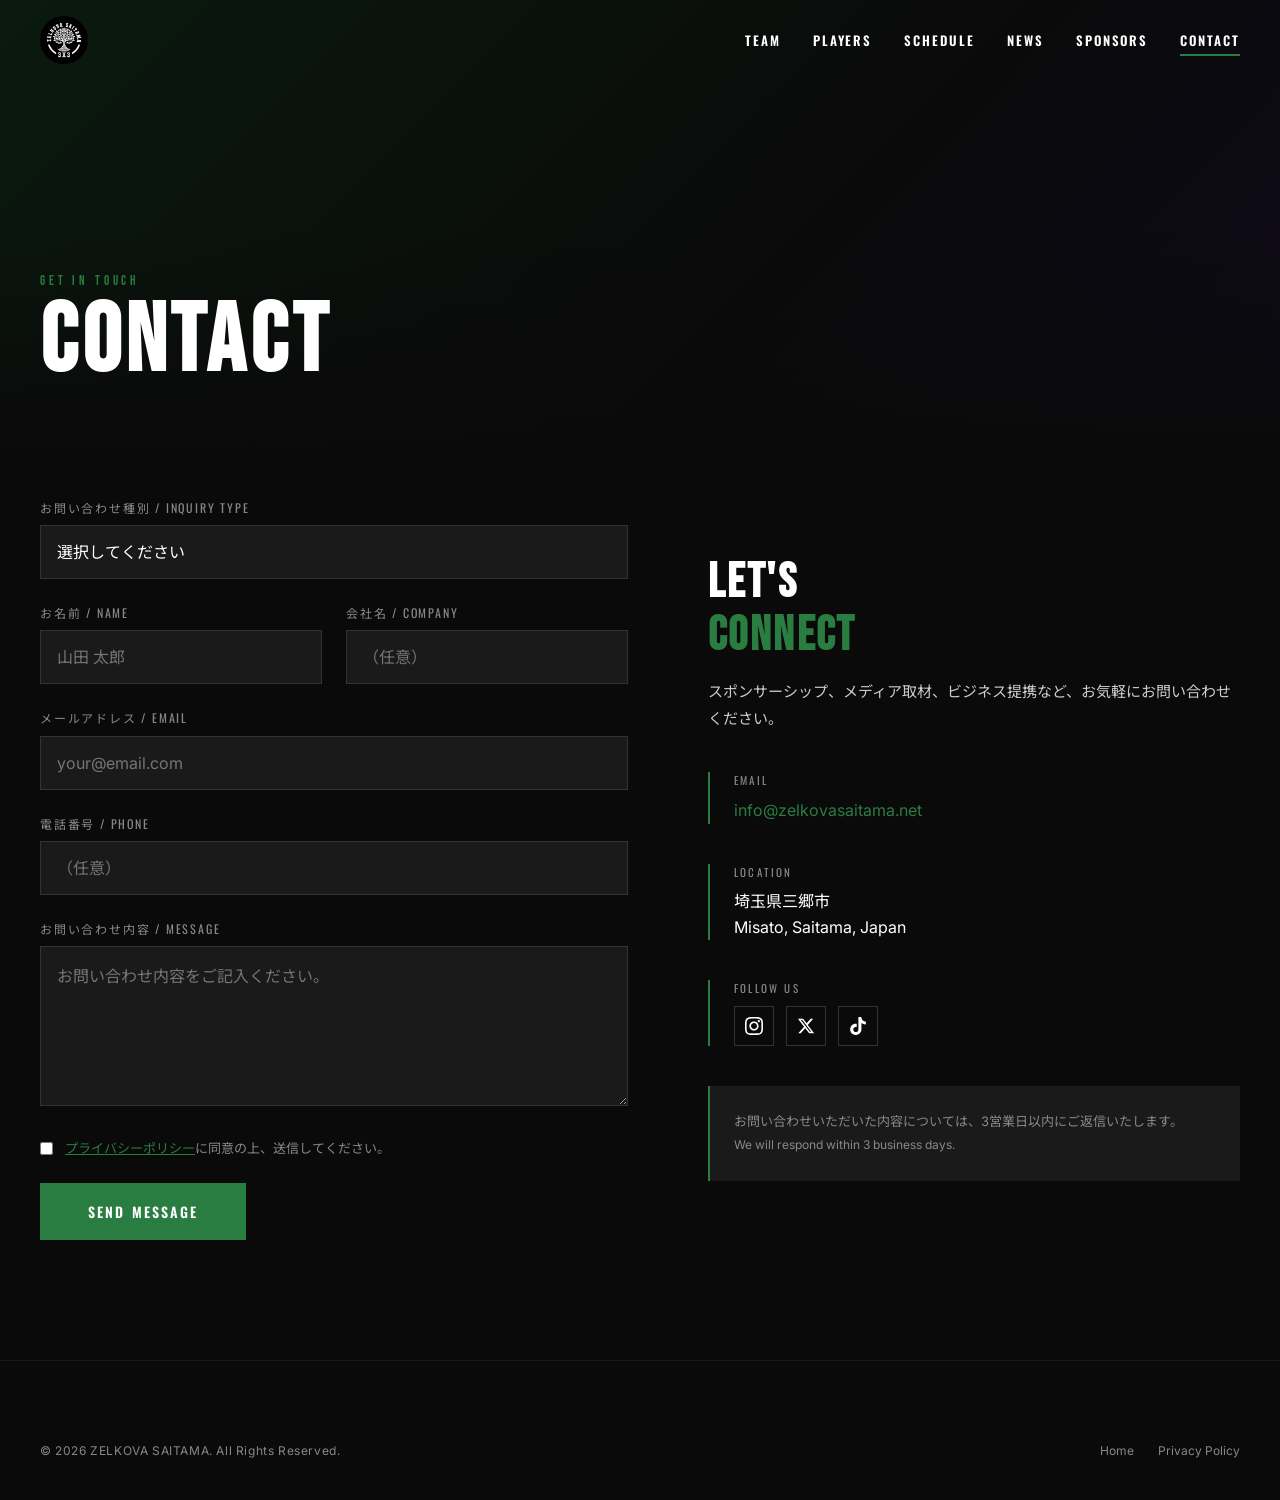
<file: contact.html>
<!DOCTYPE html>
<html lang="ja">
<head>
  <meta charset="UTF-8">
  <meta name="viewport" content="width=device-width, initial-scale=1.0">
  <meta name="description" content="ZELKOVA SAITAMA 3x3 - お問い合わせ。">
  <title>Contact | ZELKOVA SAITAMA 3x3</title>
  <link rel="preconnect" href="https://fonts.googleapis.com">
  <link rel="preconnect" href="https://fonts.gstatic.com" crossorigin>
  <link href="https://fonts.googleapis.com/css2?family=Bebas+Neue&family=Inter:wght@400;500;600;700&family=Noto+Sans+JP:wght@400;500;600;700&family=Oswald:wght@400;500;600;700&display=swap" rel="stylesheet">
  <link rel="stylesheet" href="css/style.css">
</head>
<body>

  <header class="header is-scrolled" id="header">
    <div class="header__inner">
      <a href="index.html">
        <img src="img/logo-white.jpg" alt="ZELKOVA SAITAMA 3x3" style="height:48px;width:48px;object-fit:contain;border-radius:50%;">
      </a>
      <nav class="nav" id="nav">
        <a href="team.html" class="nav__link">Team</a>
        <a href="players.html" class="nav__link">Players</a>
        <a href="schedule.html" class="nav__link">Schedule</a>
        <a href="news.html" class="nav__link">News</a>
        <a href="sponsors.html" class="nav__link">Sponsors</a>
        <a href="contact.html" class="nav__link is-active">Contact</a>
      </nav>
      <div class="hamburger" id="hamburger"><span class="hamburger__line"></span><span class="hamburger__line"></span><span class="hamburger__line"></span></div>
    </div>
  </header>

  <div class="mobile-menu" id="mobileMenu">
    <a href="team.html" class="mobile-menu__link">Team</a>
    <a href="players.html" class="mobile-menu__link">Players</a>
    <a href="schedule.html" class="mobile-menu__link">Schedule</a>
    <a href="news.html" class="mobile-menu__link">News</a>
    <a href="sponsors.html" class="mobile-menu__link">Sponsors</a>
    <a href="contact.html" class="mobile-menu__link">Contact</a>
  </div>

  <div class="page-header">
    <div class="page-header__bg">
      <div style="width:100%;height:100%;background:linear-gradient(135deg, #0A1A0E 0%, #0A0A0A 60%, #0E0A1A 100%);"></div>
    </div>
    <div style="position:absolute;top:0;left:0;width:100%;height:100%;background:linear-gradient(to top, var(--black) 0%, transparent 50%);z-index:1;"></div>
    <div class="page-header__content">
      <span class="section-label">Get in Touch</span>
      <h1 class="page-header__title">CONTACT</h1>
    </div>
  </div>

  <!-- CONTACT FORM -->
  <section class="section section--dark" style="padding-top:48px;">
    <div class="container">
      <div class="contact-grid">

        <!-- Form -->
        <div class="reveal">
          <form class="contact-form" id="contactForm" action="mail.php" method="POST">
            <div class="form-group">
              <label for="contact-type">お問い合わせ種別 / Inquiry Type</label>
              <select id="contact-type" name="type" required>
                <option value="" disabled selected>選択してください</option>
                <option value="general">一般のお問い合わせ / General</option>
                <option value="sponsor">スポンサーシップ / Sponsorship</option>
                <option value="media">メディア取材 / Media</option>
                <option value="business">ビジネス提携 / Business</option>
                <option value="other">その他 / Other</option>
              </select>
            </div>

            <div style="display:grid;grid-template-columns:1fr 1fr;gap:24px;">
              <div class="form-group">
                <label for="contact-name">お名前 / Name</label>
                <input type="text" id="contact-name" name="name" required placeholder="山田 太郎">
              </div>
              <div class="form-group">
                <label for="contact-company">会社名 / Company</label>
                <input type="text" id="contact-company" name="company" placeholder="（任意）">
              </div>
            </div>

            <div class="form-group">
              <label for="contact-email">メールアドレス / Email</label>
              <input type="email" id="contact-email" name="email" required placeholder="your@email.com">
            </div>

            <div class="form-group">
              <label for="contact-phone">電話番号 / Phone</label>
              <input type="tel" id="contact-phone" name="phone" placeholder="（任意）">
            </div>

            <div class="form-group">
              <label for="contact-message">お問い合わせ内容 / Message</label>
              <textarea id="contact-message" name="message" required placeholder="お問い合わせ内容をご記入ください。"></textarea>
            </div>

            <div style="display:flex;align-items:flex-start;gap:12px;margin-top:8px;">
              <input type="checkbox" id="contact-privacy" name="privacy" required style="margin-top:4px;accent-color:var(--green);">
              <label for="contact-privacy" style="font-size:0.8125rem;color:var(--gray);line-height:1.6;cursor:pointer;text-transform:none;letter-spacing:0;">
                <a href="#" style="color:var(--green);text-decoration:underline;">プライバシーポリシー</a>に同意の上、送信してください。
              </label>
            </div>

            <button type="submit" class="form-submit">Send Message</button>
          </form>
        </div>

        <!-- Contact Info -->
        <div class="contact-info reveal reveal--delay-2">
          <div>
            <h3 style="font-family:var(--font-accent);font-size:clamp(2rem,4vw,3rem);letter-spacing:0.05em;margin-bottom:16px;">
              LET'S<br><span class="text-green">CONNECT</span>
            </h3>
            <p style="font-size:0.9375rem;color:var(--gray-light);line-height:1.8;">
              スポンサーシップ、メディア取材、ビジネス提携など、お気軽にお問い合わせください。
            </p>
          </div>

          <div class="contact-info__item">
            <div class="contact-info__label">Email</div>
            <div class="contact-info__value">
              <a href="mailto:info@zelkovasaitama.net" style="color:var(--green);">info@zelkovasaitama.net</a>
            </div>
          </div>

          <div class="contact-info__item">
            <div class="contact-info__label">Location</div>
            <div class="contact-info__value">
              埼玉県三郷市<br>
              Misato, Saitama, Japan
            </div>
          </div>

          <div class="contact-info__item">
            <div class="contact-info__label">Follow Us</div>
            <div style="display:flex;gap:12px;margin-top:8px;">
              <a href="https://www.instagram.com/zelkovasaitama3x3" target="_blank" class="social-link" aria-label="Instagram">
                <svg viewBox="0 0 24 24"><path d="M12 2.163c3.204 0 3.584.012 4.85.07 3.252.148 4.771 1.691 4.919 4.919.058 1.265.069 1.645.069 4.849 0 3.205-.012 3.584-.069 4.849-.149 3.225-1.664 4.771-4.919 4.919-1.266.058-1.644.07-4.85.07-3.204 0-3.584-.012-4.849-.07-3.26-.149-4.771-1.699-4.919-4.92-.058-1.265-.07-1.644-.07-4.849 0-3.204.013-3.583.07-4.849.149-3.227 1.664-4.771 4.919-4.919 1.266-.057 1.645-.069 4.849-.069zm0-2.163c-3.259 0-3.667.014-4.947.072-4.358.2-6.78 2.618-6.98 6.98-.059 1.281-.073 1.689-.073 4.948 0 3.259.014 3.668.072 4.948.2 4.358 2.618 6.78 6.98 6.98 1.281.058 1.689.072 4.948.072 3.259 0 3.668-.014 4.948-.072 4.354-.2 6.782-2.618 6.979-6.98.059-1.28.073-1.689.073-4.948 0-3.259-.014-3.667-.072-4.947-.196-4.354-2.617-6.78-6.979-6.98-1.281-.059-1.69-.073-4.949-.073zm0 5.838c-3.403 0-6.162 2.759-6.162 6.162s2.759 6.163 6.162 6.163 6.162-2.759 6.162-6.163c0-3.403-2.759-6.162-6.162-6.162zm0 10.162c-2.209 0-4-1.79-4-4 0-2.209 1.791-4 4-4s4 1.791 4 4c0 2.21-1.791 4-4 4zm6.406-11.845c-.796 0-1.441.645-1.441 1.44s.645 1.44 1.441 1.44c.795 0 1.439-.645 1.439-1.44s-.644-1.44-1.439-1.44z" fill="white"/></svg>
              </a>
              <a href="https://twitter.com/zelkovasaitama" target="_blank" class="social-link" aria-label="X">
                <svg viewBox="0 0 24 24"><path d="M18.244 2.25h3.308l-7.227 8.26 8.502 11.24H16.17l-5.214-6.817L4.99 21.75H1.68l7.73-8.835L1.254 2.25H8.08l4.713 6.231zm-1.161 17.52h1.833L7.084 4.126H5.117z" fill="white"/></svg>
              </a>
              <a href="https://www.tiktok.com/@zelkovasaitama3x3" target="_blank" class="social-link" aria-label="TikTok">
                <svg viewBox="0 0 24 24"><path d="M12.525.02c1.31-.02 2.61-.01 3.91-.02.08 1.53.63 3.09 1.75 4.17 1.12 1.11 2.7 1.62 4.24 1.79v4.03c-1.44-.05-2.89-.35-4.2-.97-.57-.26-1.1-.59-1.62-.93-.01 2.92.01 5.84-.02 8.75-.08 1.4-.54 2.79-1.35 3.94-1.31 1.92-3.58 3.17-5.91 3.21-1.43.08-2.86-.31-4.08-1.03-2.02-1.19-3.44-3.37-3.65-5.71-.02-.5-.03-1-.01-1.49.18-1.9 1.12-3.72 2.58-4.96 1.66-1.44 3.98-2.13 6.15-1.72.02 1.48-.04 2.96-.04 4.44-.99-.32-2.15-.23-3.02.37-.63.41-1.11 1.04-1.36 1.75-.21.51-.15 1.07-.14 1.61.24 1.64 1.82 3.02 3.5 2.87 1.12-.01 2.19-.66 2.77-1.61.19-.33.4-.67.41-1.06.1-1.79.06-3.57.07-5.36.01-4.03-.01-8.05.02-12.07z" fill="white"/></svg>
              </a>
            </div>
          </div>

          <!-- Response time notice -->
          <div style="background:var(--black-card);padding:24px;border-left:2px solid var(--green);">
            <p style="font-size:0.8125rem;color:var(--gray);line-height:1.8;">
              お問い合わせいただいた内容については、3営業日以内にご返信いたします。<br>
              <span style="font-size:0.75rem;">We will respond within 3 business days.</span>
            </p>
          </div>
        </div>

      </div>
    </div>
  </section>

  <footer class="footer">
    <div class="container">
      <div class="footer__bottom" style="border-top:none;padding-top:0;">
        <span class="footer__copy">&copy; 2026 ZELKOVA SAITAMA. All Rights Reserved.</span>
        <div class="footer__legal"><a href="index.html">Home</a><a href="#">Privacy Policy</a></div>
      </div>
    </div>
  </footer>

  <script src="js/main.js"></script>
  <script>
    // Show status message from mail.php redirect
    const params = new URLSearchParams(window.location.search);
    const status = params.get('status');
    if (status === 'success') {
      const form = document.getElementById('contactForm');
      if (form) {
        form.innerHTML = '<div style="text-align:center;padding:64px 0;"><div style="font-family:var(--font-accent);font-size:3rem;color:var(--green);margin-bottom:16px;">THANK YOU</div><p style="color:var(--gray-light);line-height:1.8;">お問い合わせを受け付けました。<br>3営業日以内にご返信いたします。</p><a href="index.html" class="btn btn--primary" style="margin-top:32px;">Back to Home</a></div>';
      }
    } else if (status === 'error') {
      const form = document.getElementById('contactForm');
      if (form) {
        const msg = document.createElement('div');
        msg.style.cssText = 'background:rgba(229,62,62,0.1);border:1px solid #E53E3E;padding:16px;margin-bottom:24px;color:#E53E3E;font-size:0.875rem;';
        msg.textContent = '送信に失敗しました。入力内容を確認して再度お試しください。';
        form.prepend(msg);
      }
    }
  </script>

  <style>
    @media (max-width: 640px) {
      [style*="grid-template-columns:1fr 1fr"] {
        grid-template-columns: 1fr !important;
      }
    }
  </style>
</body>
</html>
</file>
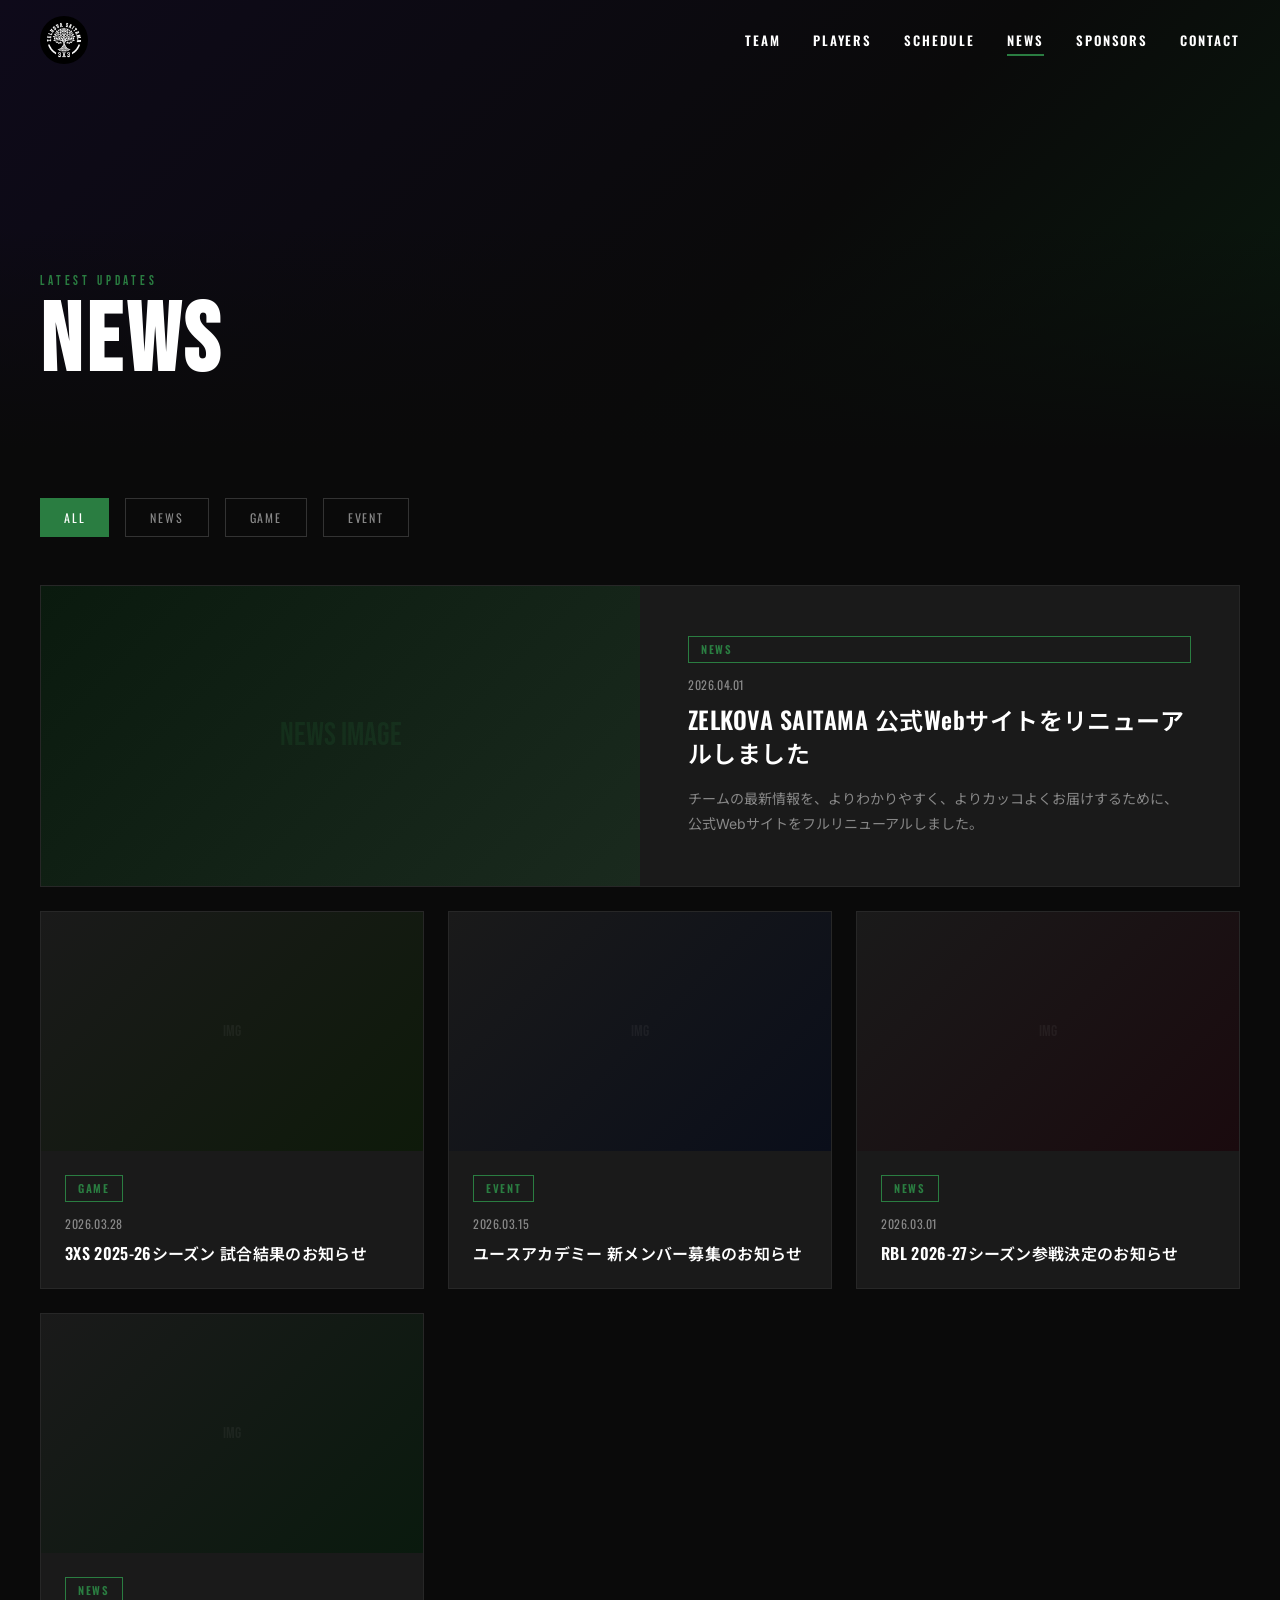
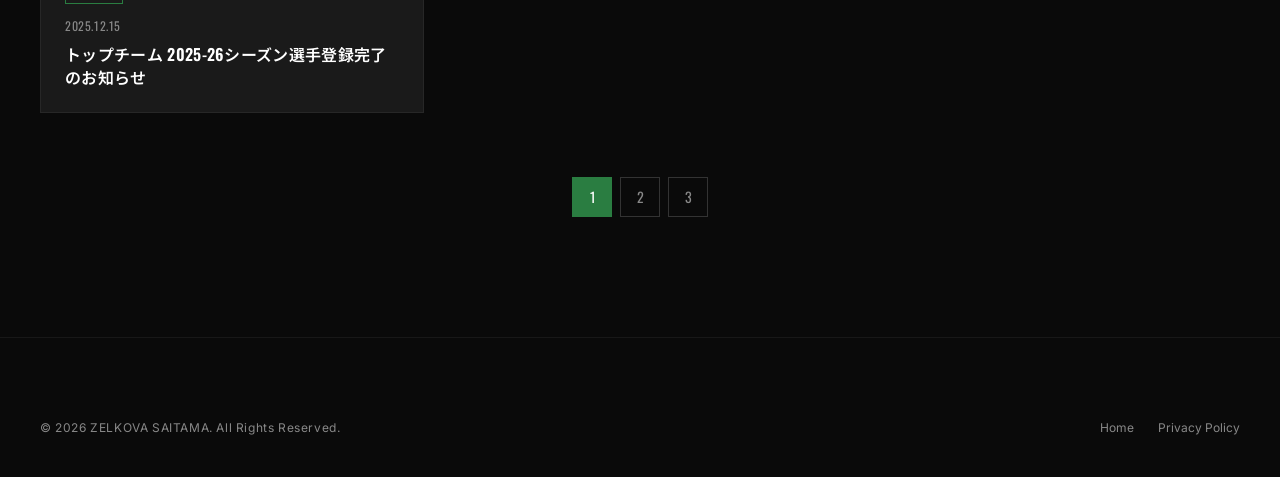
<file: news.html>
<!DOCTYPE html>
<html lang="ja">
<head>
  <meta charset="UTF-8">
  <meta name="viewport" content="width=device-width, initial-scale=1.0">
  <meta name="description" content="ZELKOVA SAITAMA 3x3 - ニュース・お知らせ。">
  <title>News | ZELKOVA SAITAMA 3x3</title>
  <link rel="preconnect" href="https://fonts.googleapis.com">
  <link rel="preconnect" href="https://fonts.gstatic.com" crossorigin>
  <link href="https://fonts.googleapis.com/css2?family=Bebas+Neue&family=Inter:wght@400;500;600;700&family=Noto+Sans+JP:wght@400;500;600;700&family=Oswald:wght@400;500;600;700&display=swap" rel="stylesheet">
  <link rel="stylesheet" href="css/style.css">
</head>
<body>

  <header class="header is-scrolled" id="header">
    <div class="header__inner">
      <a href="index.html">
        <img src="img/logo-white.jpg" alt="ZELKOVA SAITAMA 3x3" style="height:48px;width:48px;object-fit:contain;border-radius:50%;">
      </a>
      <nav class="nav" id="nav">
        <a href="team.html" class="nav__link">Team</a>
        <a href="players.html" class="nav__link">Players</a>
        <a href="schedule.html" class="nav__link">Schedule</a>
        <a href="news.html" class="nav__link is-active">News</a>
        <a href="sponsors.html" class="nav__link">Sponsors</a>
        <a href="contact.html" class="nav__link">Contact</a>
      </nav>
      <div class="hamburger" id="hamburger"><span class="hamburger__line"></span><span class="hamburger__line"></span><span class="hamburger__line"></span></div>
    </div>
  </header>

  <div class="mobile-menu" id="mobileMenu">
    <a href="team.html" class="mobile-menu__link">Team</a>
    <a href="players.html" class="mobile-menu__link">Players</a>
    <a href="schedule.html" class="mobile-menu__link">Schedule</a>
    <a href="news.html" class="mobile-menu__link">News</a>
    <a href="sponsors.html" class="mobile-menu__link">Sponsors</a>
    <a href="contact.html" class="mobile-menu__link">Contact</a>
  </div>

  <div class="page-header">
    <div class="page-header__bg">
      <div style="width:100%;height:100%;background:linear-gradient(135deg, #0E0A1A 0%, #0A0A0A 60%, #0A1A0E 100%);"></div>
    </div>
    <div style="position:absolute;top:0;left:0;width:100%;height:100%;background:linear-gradient(to top, var(--black) 0%, transparent 50%);z-index:1;"></div>
    <div class="page-header__content">
      <span class="section-label">Latest Updates</span>
      <h1 class="page-header__title">NEWS</h1>
    </div>
  </div>

  <!-- NEWS FILTER -->
  <section class="section section--dark" style="padding-top:48px;">
    <div class="container">
      <div style="display:flex;gap:16px;margin-bottom:48px;flex-wrap:wrap;" class="reveal">
        <button style="font-family:var(--font-display);font-size:0.75rem;letter-spacing:0.15em;text-transform:uppercase;padding:10px 24px;background:var(--green);color:var(--white);border:none;cursor:pointer;">All</button>
        <button style="font-family:var(--font-display);font-size:0.75rem;letter-spacing:0.15em;text-transform:uppercase;padding:10px 24px;background:transparent;color:var(--gray);border:1px solid var(--gray-dark);cursor:pointer;">News</button>
        <button style="font-family:var(--font-display);font-size:0.75rem;letter-spacing:0.15em;text-transform:uppercase;padding:10px 24px;background:transparent;color:var(--gray);border:1px solid var(--gray-dark);cursor:pointer;">Game</button>
        <button style="font-family:var(--font-display);font-size:0.75rem;letter-spacing:0.15em;text-transform:uppercase;padding:10px 24px;background:transparent;color:var(--gray);border:1px solid var(--gray-dark);cursor:pointer;">Event</button>
      </div>

      <!-- NEWS LIST -->
      <div class="news-grid reveal">
        <!-- Featured -->
        <div class="news-card">
          <div class="news-card__inner">
            <div class="news-card__img">
              <div style="width:100%;height:100%;min-height:300px;background:linear-gradient(135deg,#0A1A0E,#1A2A1E);display:flex;align-items:center;justify-content:center;">
                <span style="font-family:var(--font-accent);font-size:2rem;color:rgba(42,125,65,0.15);">NEWS IMAGE</span>
              </div>
            </div>
            <div class="news-card__body">
              <span class="news-card__tag">News</span>
              <div class="news-card__date">2026.04.01</div>
              <h3 class="news-card__title">ZELKOVA SAITAMA 公式Webサイトをリニューアルしました</h3>
              <p style="font-size:0.875rem;color:var(--gray);line-height:1.8;margin-top:16px;">
                チームの最新情報を、よりわかりやすく、よりカッコよくお届けするために、公式Webサイトをフルリニューアルしました。
              </p>
            </div>
          </div>
        </div>

        <!-- News items -->
        <div class="news-card">
          <div class="news-card__img">
            <div style="width:100%;height:100%;background:linear-gradient(135deg,#1A1A1A,#0E1A0A);display:flex;align-items:center;justify-content:center;">
              <span style="font-family:var(--font-accent);font-size:1rem;color:rgba(255,255,255,0.05);">IMG</span>
            </div>
          </div>
          <div class="news-card__body">
            <span class="news-card__tag">Game</span>
            <div class="news-card__date">2026.03.28</div>
            <h3 class="news-card__title">3XS 2025-26シーズン 試合結果のお知らせ</h3>
          </div>
        </div>

        <div class="news-card">
          <div class="news-card__img">
            <div style="width:100%;height:100%;background:linear-gradient(135deg,#1A1A1A,#0A0E1A);display:flex;align-items:center;justify-content:center;">
              <span style="font-family:var(--font-accent);font-size:1rem;color:rgba(255,255,255,0.05);">IMG</span>
            </div>
          </div>
          <div class="news-card__body">
            <span class="news-card__tag">Event</span>
            <div class="news-card__date">2026.03.15</div>
            <h3 class="news-card__title">ユースアカデミー 新メンバー募集のお知らせ</h3>
          </div>
        </div>

        <div class="news-card">
          <div class="news-card__img">
            <div style="width:100%;height:100%;background:linear-gradient(135deg,#1A1A1A,#1A0A0E);display:flex;align-items:center;justify-content:center;">
              <span style="font-family:var(--font-accent);font-size:1rem;color:rgba(255,255,255,0.05);">IMG</span>
            </div>
          </div>
          <div class="news-card__body">
            <span class="news-card__tag">News</span>
            <div class="news-card__date">2026.03.01</div>
            <h3 class="news-card__title">RBL 2026-27シーズン参戦決定のお知らせ</h3>
          </div>
        </div>

        <div class="news-card">
          <div class="news-card__img">
            <div style="width:100%;height:100%;background:linear-gradient(135deg,#1A1A1A,#0A1A0E);display:flex;align-items:center;justify-content:center;">
              <span style="font-family:var(--font-accent);font-size:1rem;color:rgba(255,255,255,0.05);">IMG</span>
            </div>
          </div>
          <div class="news-card__body">
            <span class="news-card__tag">News</span>
            <div class="news-card__date">2025.12.15</div>
            <h3 class="news-card__title">トップチーム 2025-26シーズン選手登録完了のお知らせ</h3>
          </div>
        </div>
      </div>

      <!-- Pagination -->
      <div style="display:flex;justify-content:center;gap:8px;margin-top:64px;" class="reveal">
        <span style="font-family:var(--font-display);font-size:0.875rem;width:40px;height:40px;display:flex;align-items:center;justify-content:center;background:var(--green);color:var(--white);">1</span>
        <span style="font-family:var(--font-display);font-size:0.875rem;width:40px;height:40px;display:flex;align-items:center;justify-content:center;border:1px solid var(--gray-dark);color:var(--gray);cursor:pointer;">2</span>
        <span style="font-family:var(--font-display);font-size:0.875rem;width:40px;height:40px;display:flex;align-items:center;justify-content:center;border:1px solid var(--gray-dark);color:var(--gray);cursor:pointer;">3</span>
      </div>
    </div>
  </section>

  <footer class="footer">
    <div class="container">
      <div class="footer__bottom" style="border-top:none;padding-top:0;">
        <span class="footer__copy">&copy; 2026 ZELKOVA SAITAMA. All Rights Reserved.</span>
        <div class="footer__legal"><a href="index.html">Home</a><a href="#">Privacy Policy</a></div>
      </div>
    </div>
  </footer>

  <script src="js/main.js"></script>
</body>
</html>
</file>
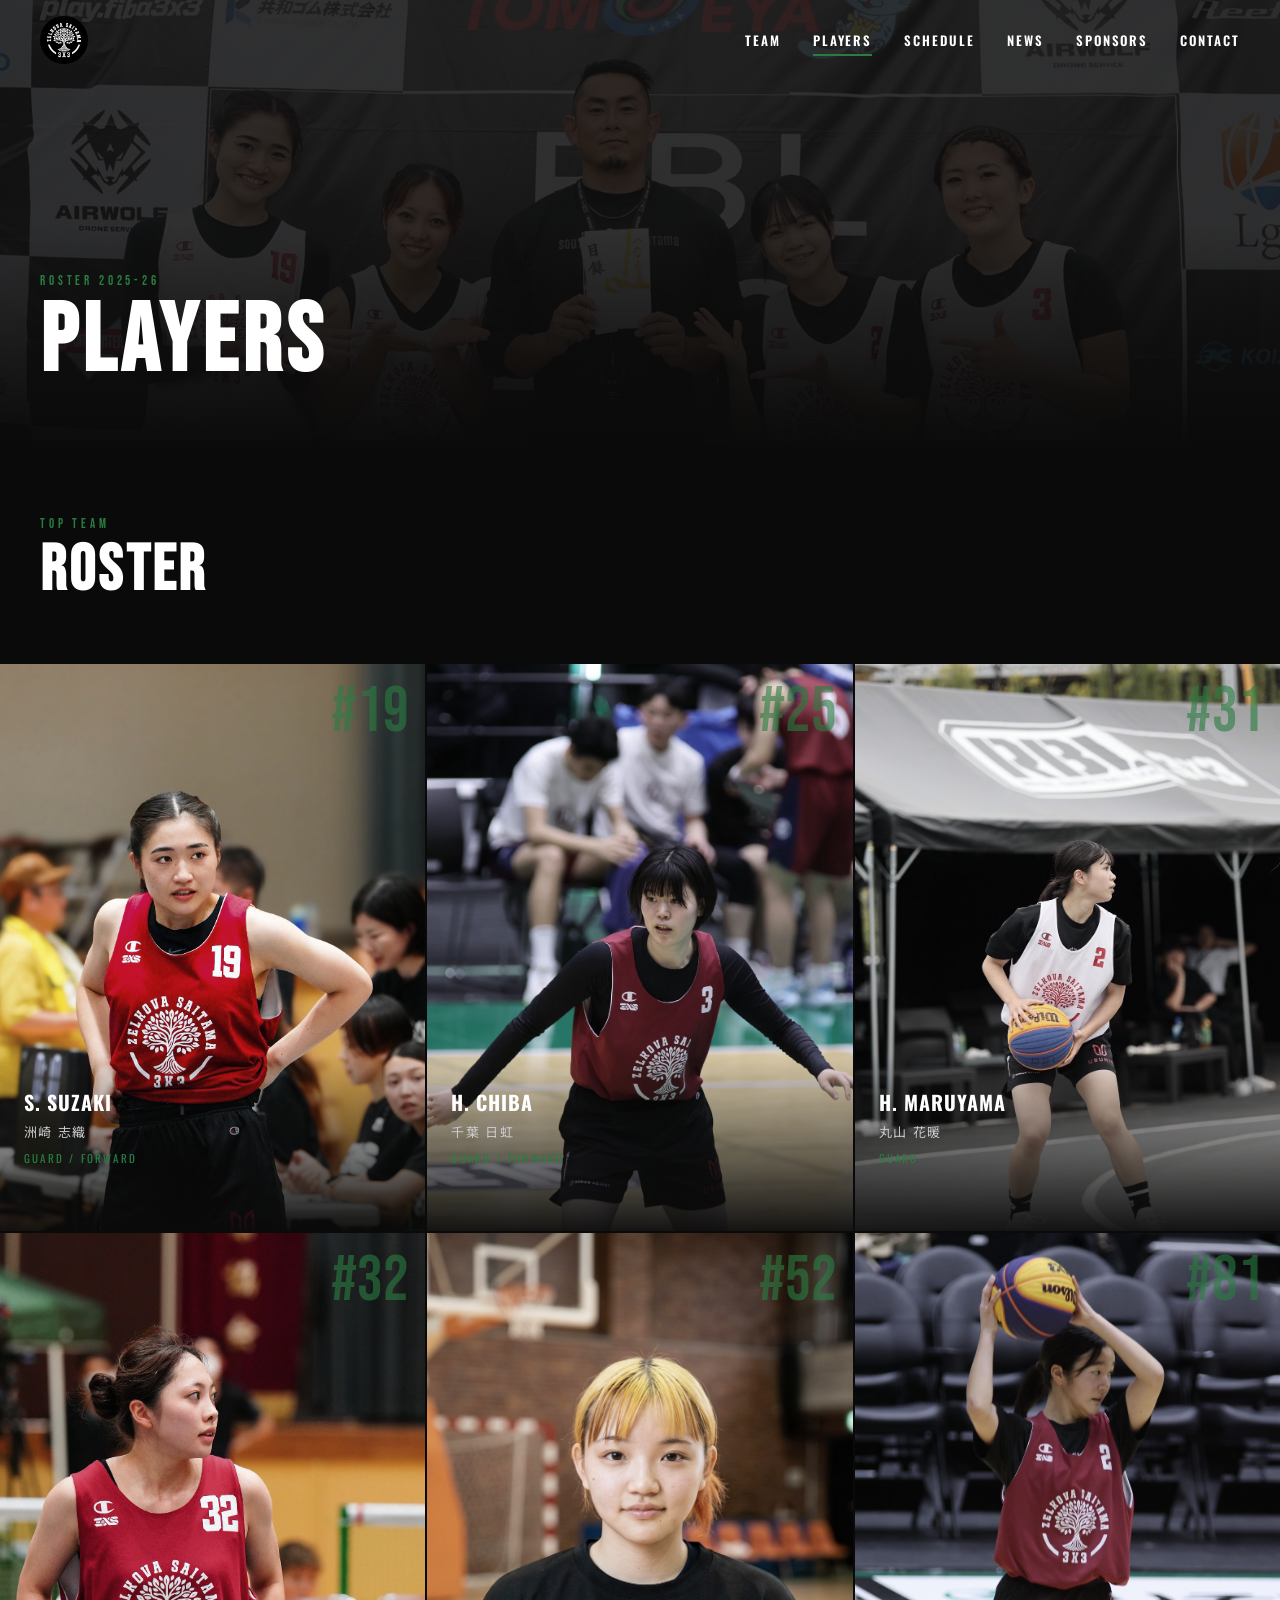
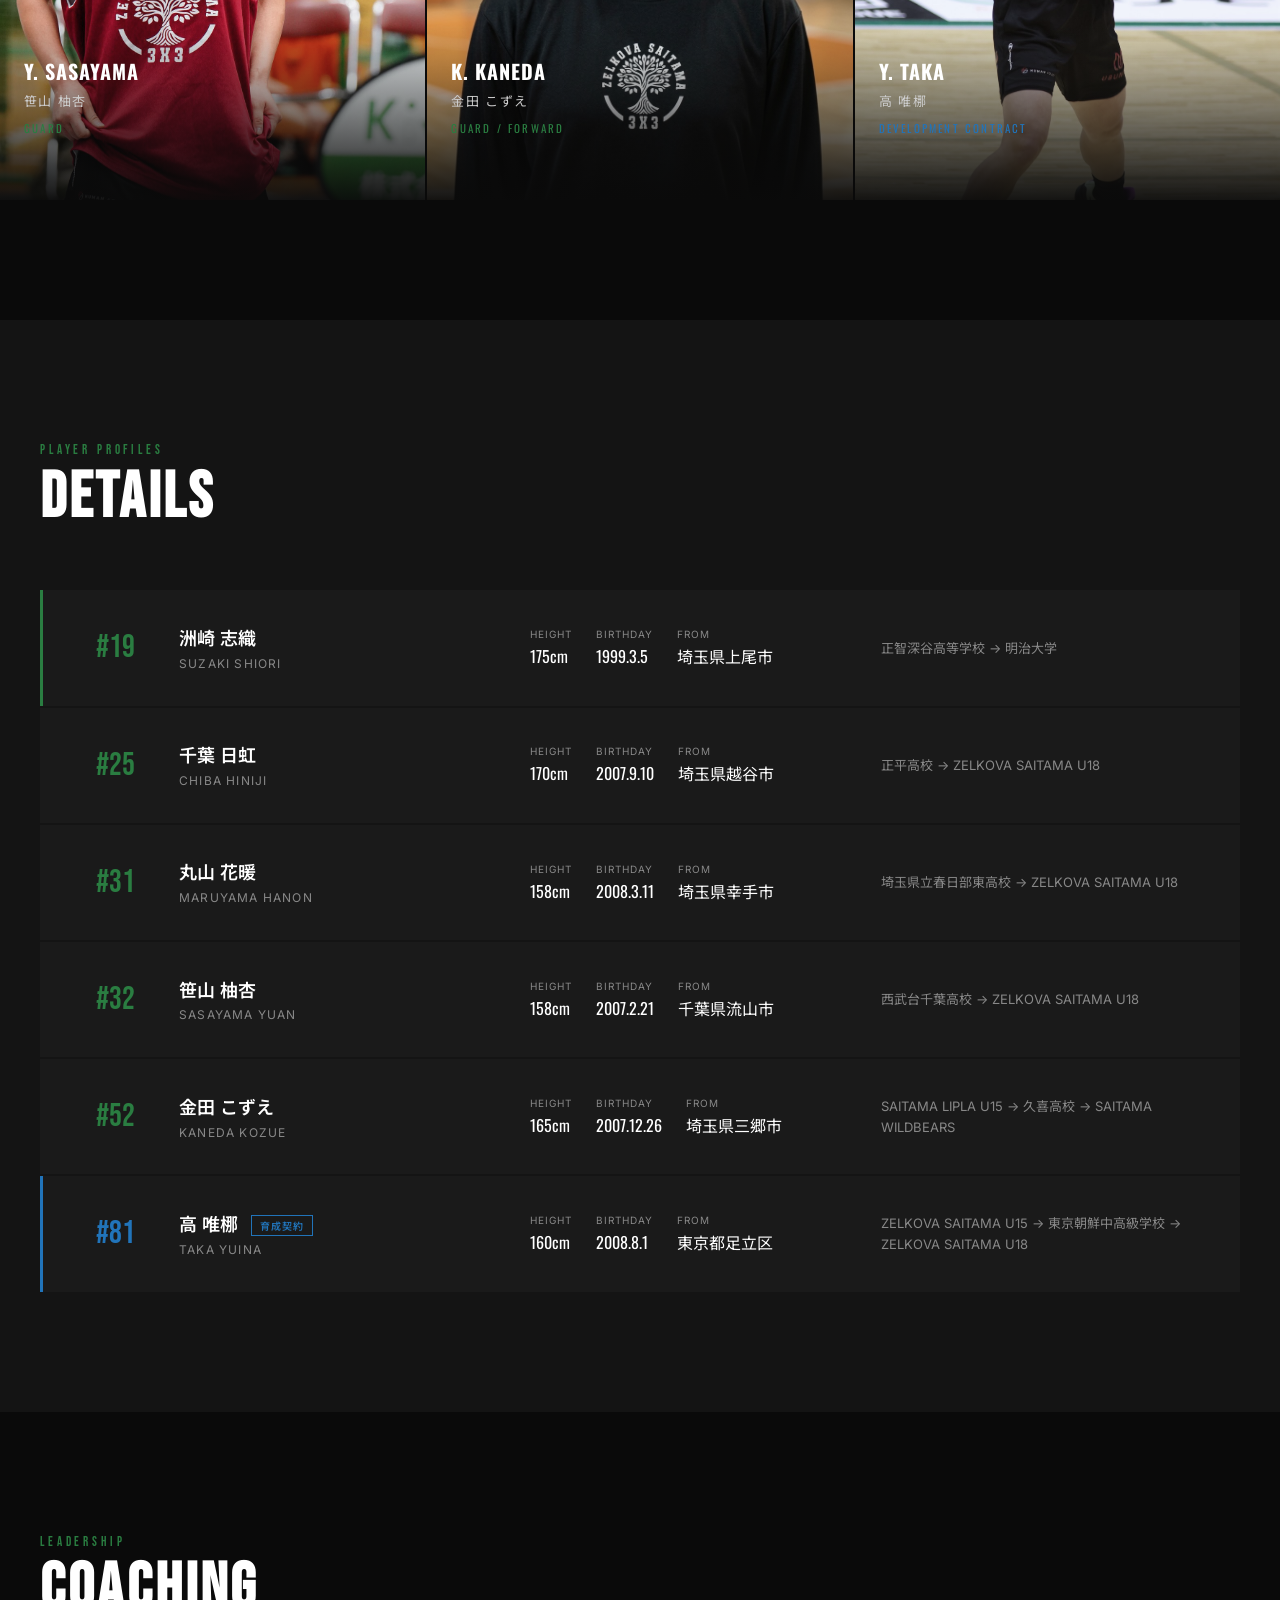
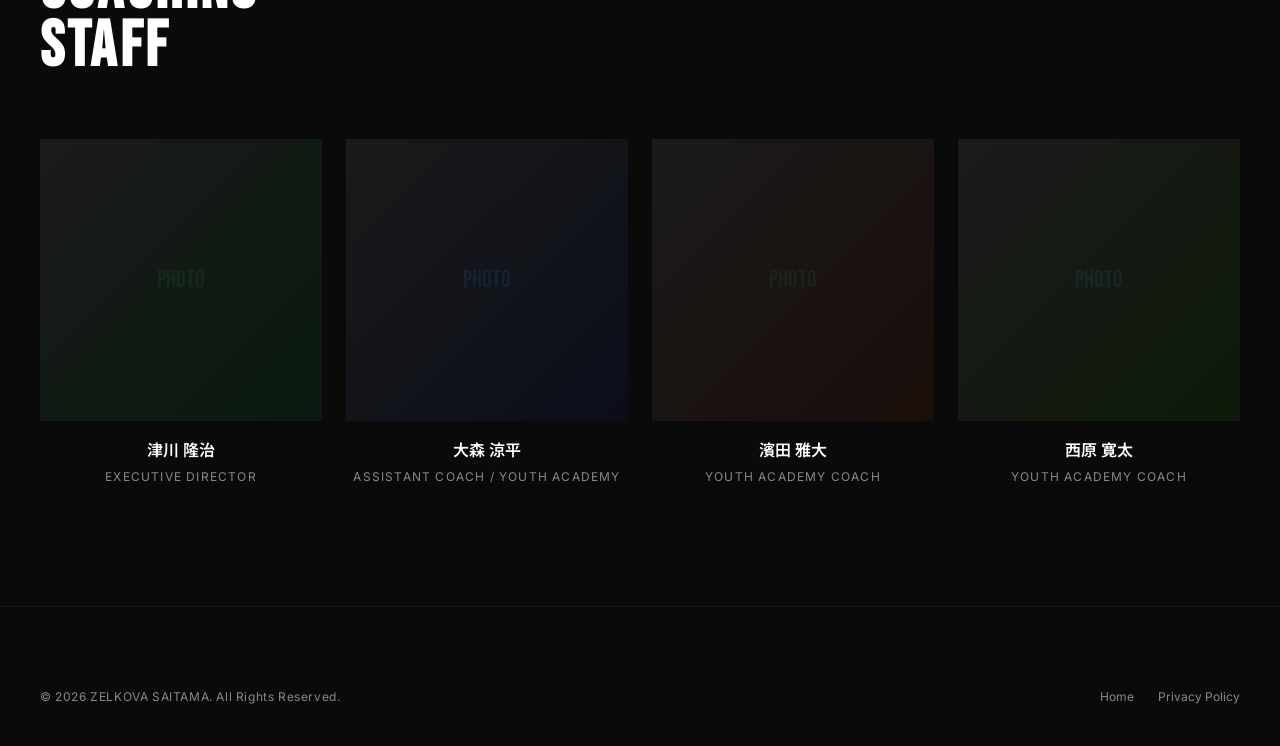
<file: players.html>
<!DOCTYPE html>
<html lang="ja">
<head>
  <meta charset="UTF-8">
  <meta name="viewport" content="width=device-width, initial-scale=1.0">
  <meta name="description" content="ZELKOVA SAITAMA 3x3 - 選手一覧。ロスター情報とスタッフ紹介。">
  <title>Players | ZELKOVA SAITAMA 3x3</title>
  <link rel="preconnect" href="https://fonts.googleapis.com">
  <link rel="preconnect" href="https://fonts.gstatic.com" crossorigin>
  <link href="https://fonts.googleapis.com/css2?family=Bebas+Neue&family=Inter:wght@400;500;600;700&family=Noto+Sans+JP:wght@400;500;600;700&family=Oswald:wght@400;500;600;700&display=swap" rel="stylesheet">
  <link rel="stylesheet" href="css/style.css">
  <link rel="icon" type="image/svg+xml" href="img/favicon.svg">
</head>
<body>

  <!-- HEADER -->
  <header class="header is-scrolled" id="header">
    <div class="header__inner">
      <a href="index.html">
        <img src="img/logo-white.jpg" alt="ZELKOVA SAITAMA 3x3" style="height:48px;width:48px;object-fit:contain;border-radius:50%;">
      </a>
      <nav class="nav" id="nav">
        <a href="index.html#about" class="nav__link">Team</a>
        <a href="players.html" class="nav__link is-active">Players</a>
        <a href="schedule.html" class="nav__link">Schedule</a>
        <a href="news.html" class="nav__link">News</a>
        <a href="sponsors.html" class="nav__link">Sponsors</a>
        <a href="contact.html" class="nav__link">Contact</a>
      </nav>
      <div class="hamburger" id="hamburger">
        <span class="hamburger__line"></span>
        <span class="hamburger__line"></span>
        <span class="hamburger__line"></span>
      </div>
    </div>
  </header>

  <!-- Mobile Menu -->
  <div class="mobile-menu" id="mobileMenu">
    <a href="index.html#about" class="mobile-menu__link">Team</a>
    <a href="players.html" class="mobile-menu__link">Players</a>
    <a href="schedule.html" class="mobile-menu__link">Schedule</a>
    <a href="news.html" class="mobile-menu__link">News</a>
    <a href="sponsors.html" class="mobile-menu__link">Sponsors</a>
    <a href="contact.html" class="mobile-menu__link">Contact</a>
  </div>

  <!-- PAGE HEADER -->
  <div class="page-header">
    <div class="page-header__bg">
      <img src="img/team-outdoor.jpg" alt="ZELKOVA SAITAMA">
    </div>
    <div style="position:absolute;top:0;left:0;width:100%;height:100%;background:linear-gradient(to top, var(--black) 0%, rgba(10,10,10,0.5) 50%);z-index:1;"></div>
    <div class="page-header__content">
      <span class="section-label">Roster 2025-26</span>
      <h1 class="page-header__title">PLAYERS</h1>
    </div>
  </div>

  <!-- PLAYERS GRID -->
  <section class="section section--dark" style="padding-top: 64px;">
    <div class="container">
      <div class="section__header reveal">
        <span class="section-label">Top Team</span>
        <h2 class="section-title" style="font-size:clamp(2rem,5vw,4rem);">ROSTER</h2>
      </div>
    </div>

    <!-- Full-width player grid -->
    <div class="players-showcase reveal" style="margin-top:32px;">

      <!-- #19 洲崎志織 -->
      <div class="player-card" id="player-suzaki">
        <img class="player-card__img" src="img/player-suzaki.jpg" alt="洲崎志織">
        <span class="player-card__number">#19</span>
        <div class="player-card__overlay">
          <div class="player-card__name">S. Suzaki</div>
          <div class="player-card__name-jp">洲崎 志織</div>
          <div class="player-card__position">Guard / Forward</div>
          <div class="player-card__details">
            <span class="player-card__stat"><span>175</span>cm</span>
            <span class="player-card__stat">埼玉県上尾市</span>
          </div>
        </div>
      </div>

      <!-- #25 千葉日虹 -->
      <div class="player-card" id="player-chiba">
        <img class="player-card__img" src="img/player-chiba.jpg" alt="千葉日虹">
        <span class="player-card__number">#25</span>
        <div class="player-card__overlay">
          <div class="player-card__name">H. Chiba</div>
          <div class="player-card__name-jp">千葉 日虹</div>
          <div class="player-card__position">Guard / Forward</div>
          <div class="player-card__details">
            <span class="player-card__stat"><span>170</span>cm</span>
            <span class="player-card__stat">埼玉県越谷市</span>
          </div>
        </div>
      </div>

      <!-- #31 丸山花暖 -->
      <div class="player-card" id="player-maruyama">
        <img class="player-card__img" src="img/player-maruyama.jpg" alt="丸山花暖">
        <span class="player-card__number">#31</span>
        <div class="player-card__overlay">
          <div class="player-card__name">H. Maruyama</div>
          <div class="player-card__name-jp">丸山 花暖</div>
          <div class="player-card__position">Guard</div>
          <div class="player-card__details">
            <span class="player-card__stat"><span>158</span>cm</span>
            <span class="player-card__stat">埼玉県幸手市</span>
          </div>
        </div>
      </div>

      <!-- #32 笹山柚杏 -->
      <div class="player-card" id="player-sasayama">
        <img class="player-card__img" src="img/player-sasayama.jpg" alt="笹山柚杏">
        <span class="player-card__number">#32</span>
        <div class="player-card__overlay">
          <div class="player-card__name">Y. Sasayama</div>
          <div class="player-card__name-jp">笹山 柚杏</div>
          <div class="player-card__position">Guard</div>
          <div class="player-card__details">
            <span class="player-card__stat"><span>158</span>cm</span>
            <span class="player-card__stat">千葉県流山市</span>
          </div>
        </div>
      </div>

      <!-- #52 金田こずえ -->
      <div class="player-card" id="player-kaneda">
        <img class="player-card__img" src="img/player-kaneda.jpg" alt="金田こずえ">
        <span class="player-card__number">#52</span>
        <div class="player-card__overlay">
          <div class="player-card__name">K. Kaneda</div>
          <div class="player-card__name-jp">金田 こずえ</div>
          <div class="player-card__position">Guard / Forward</div>
          <div class="player-card__details">
            <span class="player-card__stat"><span>165</span>cm</span>
            <span class="player-card__stat">埼玉県三郷市</span>
          </div>
        </div>
      </div>

      <!-- #81 高唯梛 (育成契約) -->
      <div class="player-card" id="player-taka">
        <img class="player-card__img" src="img/player-taka.jpg" alt="高唯梛">
        <span class="player-card__number">#81</span>
        <div class="player-card__overlay">
          <div class="player-card__name">Y. Taka</div>
          <div class="player-card__name-jp">高 唯梛</div>
          <div class="player-card__position" style="color:var(--blue);">Development Contract</div>
          <div class="player-card__details">
            <span class="player-card__stat"><span>160</span>cm</span>
            <span class="player-card__stat">東京都足立区</span>
          </div>
        </div>
      </div>

    </div>
  </section>

  <!-- PLAYER DETAILS (expandable) -->
  <section class="section section--darker">
    <div class="container">
      <div class="section__header reveal">
        <span class="section-label">Player Profiles</span>
        <h2 class="section-title" style="font-size:clamp(2rem,5vw,4rem);">DETAILS</h2>
      </div>

      <!-- Player detail cards -->
      <div style="display:flex;flex-direction:column;gap:2px;" class="reveal">

        <!-- Suzaki -->
        <div style="display:grid;grid-template-columns:80px 1fr 1fr 1fr;gap:24px;padding:32px;background:var(--black-card);align-items:center;border-left:3px solid var(--green);">
          <div style="font-family:var(--font-accent);font-size:2rem;color:var(--green);text-align:center;">#19</div>
          <div>
            <div style="font-family:var(--font-display);font-size:1.125rem;font-weight:600;">洲崎 志織</div>
            <div style="font-size:0.75rem;color:var(--gray);letter-spacing:0.1em;margin-top:2px;">SUZAKI SHIORI</div>
          </div>
          <div style="display:flex;gap:24px;">
            <div>
              <div style="font-size:0.625rem;color:var(--gray);letter-spacing:0.1em;text-transform:uppercase;">Height</div>
              <div style="font-family:var(--font-display);font-size:1rem;margin-top:2px;">175cm</div>
            </div>
            <div>
              <div style="font-size:0.625rem;color:var(--gray);letter-spacing:0.1em;text-transform:uppercase;">Birthday</div>
              <div style="font-family:var(--font-display);font-size:1rem;margin-top:2px;">1999.3.5</div>
            </div>
            <div>
              <div style="font-size:0.625rem;color:var(--gray);letter-spacing:0.1em;text-transform:uppercase;">From</div>
              <div style="font-family:var(--font-display);font-size:1rem;margin-top:2px;">埼玉県上尾市</div>
            </div>
          </div>
          <div style="font-size:0.8125rem;color:var(--gray);line-height:1.6;">
            正智深谷高等学校 → 明治大学
          </div>
        </div>

        <!-- Chiba -->
        <div style="display:grid;grid-template-columns:80px 1fr 1fr 1fr;gap:24px;padding:32px;background:var(--black-card);align-items:center;border-left:3px solid transparent;">
          <div style="font-family:var(--font-accent);font-size:2rem;color:var(--green);text-align:center;">#25</div>
          <div>
            <div style="font-family:var(--font-display);font-size:1.125rem;font-weight:600;">千葉 日虹</div>
            <div style="font-size:0.75rem;color:var(--gray);letter-spacing:0.1em;margin-top:2px;">CHIBA HINIJI</div>
          </div>
          <div style="display:flex;gap:24px;">
            <div>
              <div style="font-size:0.625rem;color:var(--gray);letter-spacing:0.1em;text-transform:uppercase;">Height</div>
              <div style="font-family:var(--font-display);font-size:1rem;margin-top:2px;">170cm</div>
            </div>
            <div>
              <div style="font-size:0.625rem;color:var(--gray);letter-spacing:0.1em;text-transform:uppercase;">Birthday</div>
              <div style="font-family:var(--font-display);font-size:1rem;margin-top:2px;">2007.9.10</div>
            </div>
            <div>
              <div style="font-size:0.625rem;color:var(--gray);letter-spacing:0.1em;text-transform:uppercase;">From</div>
              <div style="font-family:var(--font-display);font-size:1rem;margin-top:2px;">埼玉県越谷市</div>
            </div>
          </div>
          <div style="font-size:0.8125rem;color:var(--gray);line-height:1.6;">
            正平高校 → ZELKOVA SAITAMA U18
          </div>
        </div>

        <!-- Maruyama -->
        <div style="display:grid;grid-template-columns:80px 1fr 1fr 1fr;gap:24px;padding:32px;background:var(--black-card);align-items:center;border-left:3px solid transparent;">
          <div style="font-family:var(--font-accent);font-size:2rem;color:var(--green);text-align:center;">#31</div>
          <div>
            <div style="font-family:var(--font-display);font-size:1.125rem;font-weight:600;">丸山 花暖</div>
            <div style="font-size:0.75rem;color:var(--gray);letter-spacing:0.1em;margin-top:2px;">MARUYAMA HANON</div>
          </div>
          <div style="display:flex;gap:24px;">
            <div>
              <div style="font-size:0.625rem;color:var(--gray);letter-spacing:0.1em;text-transform:uppercase;">Height</div>
              <div style="font-family:var(--font-display);font-size:1rem;margin-top:2px;">158cm</div>
            </div>
            <div>
              <div style="font-size:0.625rem;color:var(--gray);letter-spacing:0.1em;text-transform:uppercase;">Birthday</div>
              <div style="font-family:var(--font-display);font-size:1rem;margin-top:2px;">2008.3.11</div>
            </div>
            <div>
              <div style="font-size:0.625rem;color:var(--gray);letter-spacing:0.1em;text-transform:uppercase;">From</div>
              <div style="font-family:var(--font-display);font-size:1rem;margin-top:2px;">埼玉県幸手市</div>
            </div>
          </div>
          <div style="font-size:0.8125rem;color:var(--gray);line-height:1.6;">
            埼玉県立春日部東高校 → ZELKOVA SAITAMA U18
          </div>
        </div>

        <!-- Sasayama -->
        <div style="display:grid;grid-template-columns:80px 1fr 1fr 1fr;gap:24px;padding:32px;background:var(--black-card);align-items:center;border-left:3px solid transparent;">
          <div style="font-family:var(--font-accent);font-size:2rem;color:var(--green);text-align:center;">#32</div>
          <div>
            <div style="font-family:var(--font-display);font-size:1.125rem;font-weight:600;">笹山 柚杏</div>
            <div style="font-size:0.75rem;color:var(--gray);letter-spacing:0.1em;margin-top:2px;">SASAYAMA YUAN</div>
          </div>
          <div style="display:flex;gap:24px;">
            <div>
              <div style="font-size:0.625rem;color:var(--gray);letter-spacing:0.1em;text-transform:uppercase;">Height</div>
              <div style="font-family:var(--font-display);font-size:1rem;margin-top:2px;">158cm</div>
            </div>
            <div>
              <div style="font-size:0.625rem;color:var(--gray);letter-spacing:0.1em;text-transform:uppercase;">Birthday</div>
              <div style="font-family:var(--font-display);font-size:1rem;margin-top:2px;">2007.2.21</div>
            </div>
            <div>
              <div style="font-size:0.625rem;color:var(--gray);letter-spacing:0.1em;text-transform:uppercase;">From</div>
              <div style="font-family:var(--font-display);font-size:1rem;margin-top:2px;">千葉県流山市</div>
            </div>
          </div>
          <div style="font-size:0.8125rem;color:var(--gray);line-height:1.6;">
            西武台千葉高校 → ZELKOVA SAITAMA U18
          </div>
        </div>

        <!-- Kaneda -->
        <div style="display:grid;grid-template-columns:80px 1fr 1fr 1fr;gap:24px;padding:32px;background:var(--black-card);align-items:center;border-left:3px solid transparent;">
          <div style="font-family:var(--font-accent);font-size:2rem;color:var(--green);text-align:center;">#52</div>
          <div>
            <div style="font-family:var(--font-display);font-size:1.125rem;font-weight:600;">金田 こずえ</div>
            <div style="font-size:0.75rem;color:var(--gray);letter-spacing:0.1em;margin-top:2px;">KANEDA KOZUE</div>
          </div>
          <div style="display:flex;gap:24px;">
            <div>
              <div style="font-size:0.625rem;color:var(--gray);letter-spacing:0.1em;text-transform:uppercase;">Height</div>
              <div style="font-family:var(--font-display);font-size:1rem;margin-top:2px;">165cm</div>
            </div>
            <div>
              <div style="font-size:0.625rem;color:var(--gray);letter-spacing:0.1em;text-transform:uppercase;">Birthday</div>
              <div style="font-family:var(--font-display);font-size:1rem;margin-top:2px;">2007.12.26</div>
            </div>
            <div>
              <div style="font-size:0.625rem;color:var(--gray);letter-spacing:0.1em;text-transform:uppercase;">From</div>
              <div style="font-family:var(--font-display);font-size:1rem;margin-top:2px;">埼玉県三郷市</div>
            </div>
          </div>
          <div style="font-size:0.8125rem;color:var(--gray);line-height:1.6;">
            SAITAMA LIPLA U15 → 久喜高校 → SAITAMA WILDBEARS
          </div>
        </div>

        <!-- Taka (Development) -->
        <div style="display:grid;grid-template-columns:80px 1fr 1fr 1fr;gap:24px;padding:32px;background:var(--black-card);align-items:center;border-left:3px solid var(--blue);">
          <div style="font-family:var(--font-accent);font-size:2rem;color:var(--blue);text-align:center;">#81</div>
          <div>
            <div style="font-family:var(--font-display);font-size:1.125rem;font-weight:600;">高 唯梛 <span style="font-size:0.625rem;color:var(--blue);border:1px solid var(--blue);padding:2px 8px;margin-left:8px;vertical-align:middle;letter-spacing:0.1em;">育成契約</span></div>
            <div style="font-size:0.75rem;color:var(--gray);letter-spacing:0.1em;margin-top:2px;">TAKA YUINA</div>
          </div>
          <div style="display:flex;gap:24px;">
            <div>
              <div style="font-size:0.625rem;color:var(--gray);letter-spacing:0.1em;text-transform:uppercase;">Height</div>
              <div style="font-family:var(--font-display);font-size:1rem;margin-top:2px;">160cm</div>
            </div>
            <div>
              <div style="font-size:0.625rem;color:var(--gray);letter-spacing:0.1em;text-transform:uppercase;">Birthday</div>
              <div style="font-family:var(--font-display);font-size:1rem;margin-top:2px;">2008.8.1</div>
            </div>
            <div>
              <div style="font-size:0.625rem;color:var(--gray);letter-spacing:0.1em;text-transform:uppercase;">From</div>
              <div style="font-family:var(--font-display);font-size:1rem;margin-top:2px;">東京都足立区</div>
            </div>
          </div>
          <div style="font-size:0.8125rem;color:var(--gray);line-height:1.6;">
            ZELKOVA SAITAMA U15 → 東京朝鮮中高級学校 → ZELKOVA SAITAMA U18
          </div>
        </div>

      </div>
    </div>
  </section>

  <!-- COACHING STAFF -->
  <section class="section section--dark">
    <div class="container">
      <div class="section__header reveal">
        <span class="section-label">Leadership</span>
        <h2 class="section-title" style="font-size:clamp(2rem,5vw,4rem);">COACHING<br>STAFF</h2>
      </div>

      <div class="staff-grid reveal">
        <div class="staff-card">
          <div style="width:100%;aspect-ratio:1;background:linear-gradient(135deg,#1A1A1A,#0A1A0E);display:flex;align-items:center;justify-content:center;margin-bottom:16px;">
            <span style="font-family:var(--font-accent);font-size:1.5rem;color:rgba(42,125,65,0.15);">PHOTO</span>
          </div>
          <div class="staff-card__name">津川 隆治</div>
          <div class="staff-card__role">Executive Director</div>
        </div>

        <div class="staff-card">
          <div style="width:100%;aspect-ratio:1;background:linear-gradient(135deg,#1A1A1A,#0A0E1A);display:flex;align-items:center;justify-content:center;margin-bottom:16px;">
            <span style="font-family:var(--font-accent);font-size:1.5rem;color:rgba(33,116,186,0.15);">PHOTO</span>
          </div>
          <div class="staff-card__name">大森 涼平</div>
          <div class="staff-card__role">Assistant Coach / Youth Academy</div>
        </div>

        <div class="staff-card">
          <div style="width:100%;aspect-ratio:1;background:linear-gradient(135deg,#1A1A1A,#1A0E0A);display:flex;align-items:center;justify-content:center;margin-bottom:16px;">
            <span style="font-family:var(--font-accent);font-size:1.5rem;color:rgba(42,125,65,0.15);">PHOTO</span>
          </div>
          <div class="staff-card__name">濱田 雅大</div>
          <div class="staff-card__role">Youth Academy Coach</div>
        </div>

        <div class="staff-card">
          <div style="width:100%;aspect-ratio:1;background:linear-gradient(135deg,#1A1A1A,#0E1A0A);display:flex;align-items:center;justify-content:center;margin-bottom:16px;">
            <span style="font-family:var(--font-accent);font-size:1.5rem;color:rgba(33,116,186,0.15);">PHOTO</span>
          </div>
          <div class="staff-card__name">西原 寛太</div>
          <div class="staff-card__role">Youth Academy Coach</div>
        </div>
      </div>
    </div>
  </section>

  <!-- FOOTER -->
  <footer class="footer">
    <div class="container">
      <div class="footer__bottom" style="border-top:none;padding-top:0;">
        <span class="footer__copy">&copy; 2026 ZELKOVA SAITAMA. All Rights Reserved.</span>
        <div class="footer__legal">
          <a href="index.html">Home</a>
          <a href="#">Privacy Policy</a>
        </div>
      </div>
    </div>
  </footer>

  <script src="js/main.js"></script>

  <style>
    /* Player detail responsive override */
    @media (max-width: 768px) {
      [style*="grid-template-columns:80px 1fr 1fr 1fr"] {
        grid-template-columns: 1fr !important;
        gap: 16px !important;
      }
    }
  </style>
</body>
</html>
</file>
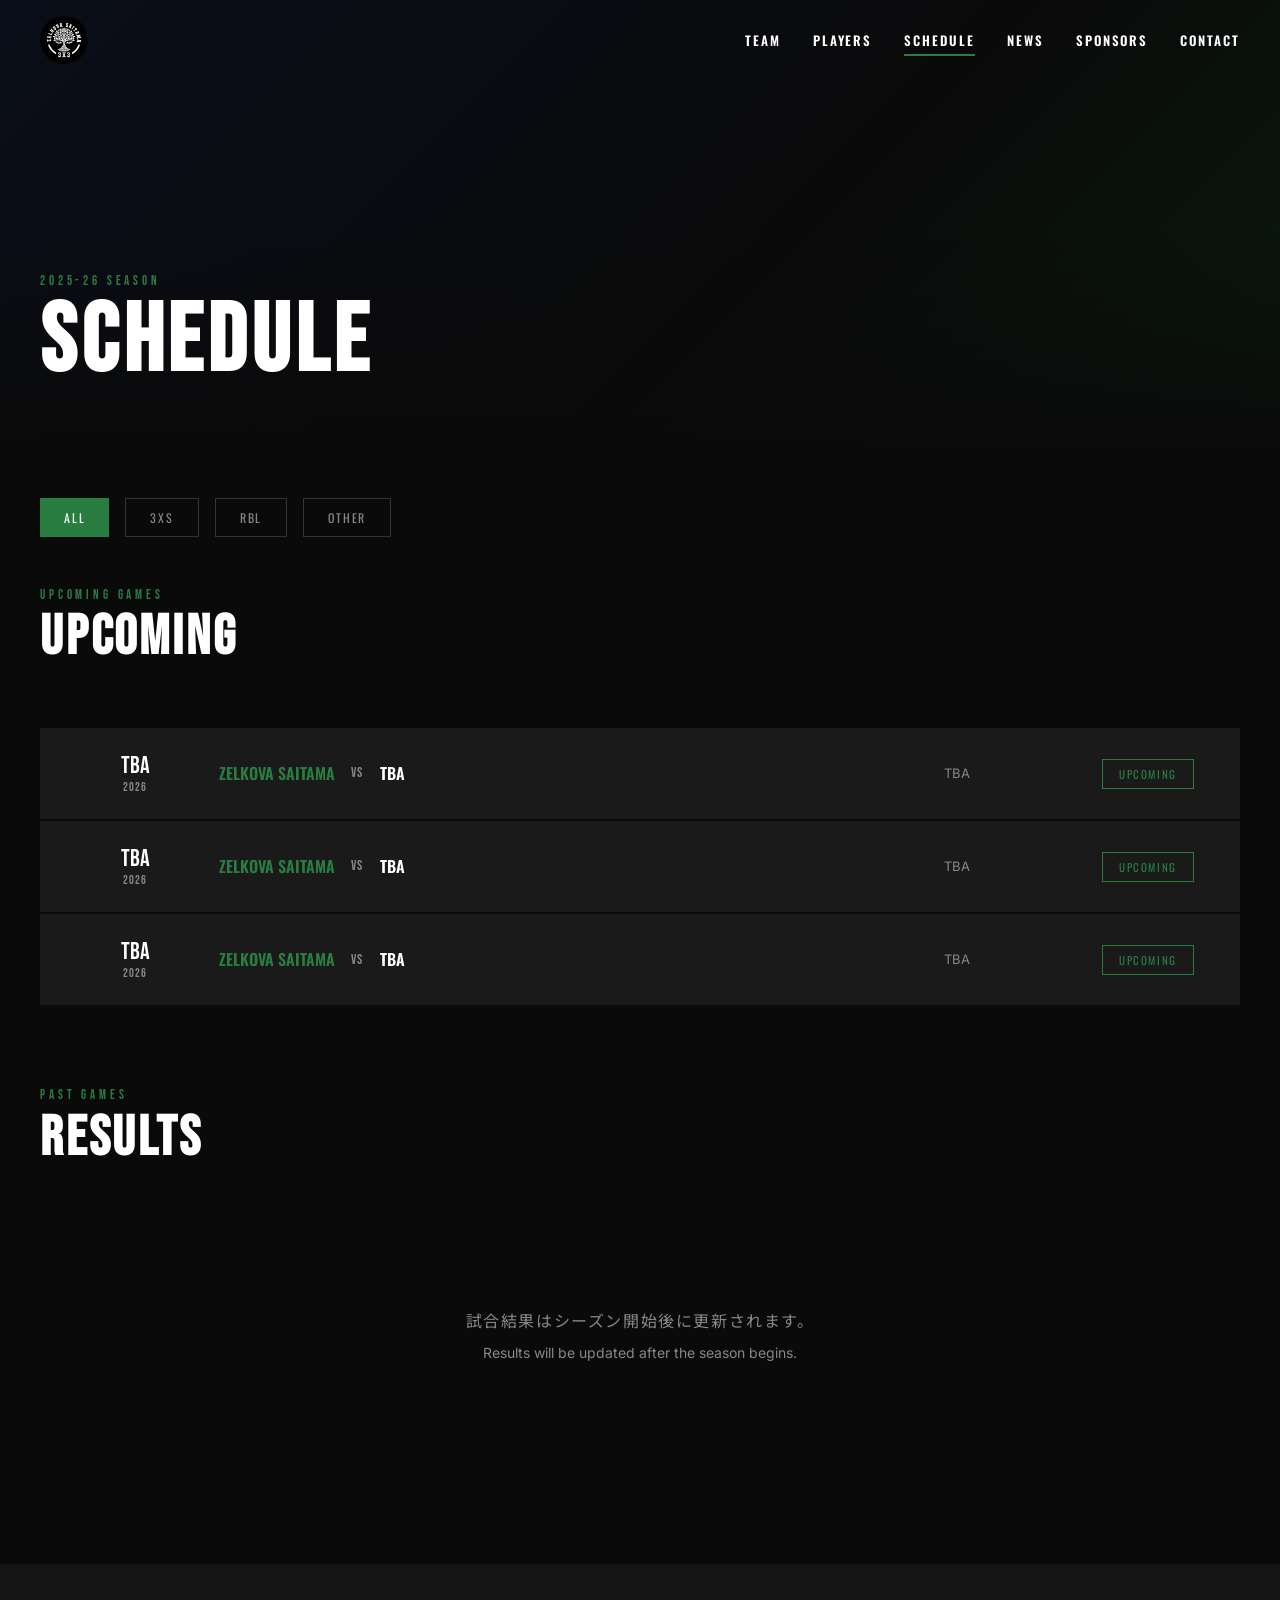
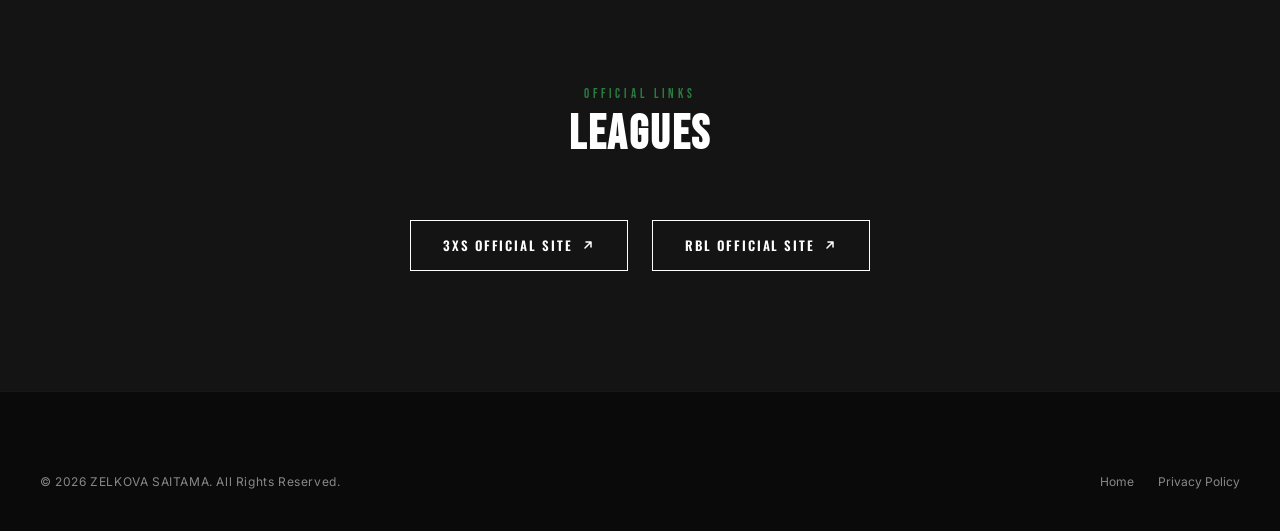
<file: schedule.html>
<!DOCTYPE html>
<html lang="ja">
<head>
  <meta charset="UTF-8">
  <meta name="viewport" content="width=device-width, initial-scale=1.0">
  <meta name="description" content="ZELKOVA SAITAMA 3x3 - 試合スケジュール・試合結果。">
  <title>Schedule | ZELKOVA SAITAMA 3x3</title>
  <link rel="preconnect" href="https://fonts.googleapis.com">
  <link rel="preconnect" href="https://fonts.gstatic.com" crossorigin>
  <link href="https://fonts.googleapis.com/css2?family=Bebas+Neue&family=Inter:wght@400;500;600;700&family=Noto+Sans+JP:wght@400;500;600;700&family=Oswald:wght@400;500;600;700&display=swap" rel="stylesheet">
  <link rel="stylesheet" href="css/style.css">
</head>
<body>

  <header class="header is-scrolled" id="header">
    <div class="header__inner">
      <a href="index.html">
        <img src="img/logo-white.jpg" alt="ZELKOVA SAITAMA 3x3" style="height:48px;width:48px;object-fit:contain;border-radius:50%;">
      </a>
      <nav class="nav" id="nav">
        <a href="team.html" class="nav__link">Team</a>
        <a href="players.html" class="nav__link">Players</a>
        <a href="schedule.html" class="nav__link is-active">Schedule</a>
        <a href="news.html" class="nav__link">News</a>
        <a href="sponsors.html" class="nav__link">Sponsors</a>
        <a href="contact.html" class="nav__link">Contact</a>
      </nav>
      <div class="hamburger" id="hamburger"><span class="hamburger__line"></span><span class="hamburger__line"></span><span class="hamburger__line"></span></div>
    </div>
  </header>

  <div class="mobile-menu" id="mobileMenu">
    <a href="team.html" class="mobile-menu__link">Team</a>
    <a href="players.html" class="mobile-menu__link">Players</a>
    <a href="schedule.html" class="mobile-menu__link">Schedule</a>
    <a href="news.html" class="mobile-menu__link">News</a>
    <a href="sponsors.html" class="mobile-menu__link">Sponsors</a>
    <a href="contact.html" class="mobile-menu__link">Contact</a>
  </div>

  <div class="page-header">
    <div class="page-header__bg">
      <div style="width:100%;height:100%;background:linear-gradient(135deg, #0A0E1A 0%, #0A0A0A 60%, #0A1A0E 100%);"></div>
    </div>
    <div style="position:absolute;top:0;left:0;width:100%;height:100%;background:linear-gradient(to top, var(--black) 0%, transparent 50%);z-index:1;"></div>
    <div class="page-header__content">
      <span class="section-label">2025-26 Season</span>
      <h1 class="page-header__title">SCHEDULE</h1>
    </div>
  </div>

  <!-- SEASON FILTER -->
  <section class="section section--dark" style="padding-top:48px;">
    <div class="container">
      <div style="display:flex;gap:16px;margin-bottom:48px;" class="reveal">
        <button style="font-family:var(--font-display);font-size:0.75rem;letter-spacing:0.15em;text-transform:uppercase;padding:10px 24px;background:var(--green);color:var(--white);border:none;cursor:pointer;">All</button>
        <button style="font-family:var(--font-display);font-size:0.75rem;letter-spacing:0.15em;text-transform:uppercase;padding:10px 24px;background:transparent;color:var(--gray);border:1px solid var(--gray-dark);cursor:pointer;">3XS</button>
        <button style="font-family:var(--font-display);font-size:0.75rem;letter-spacing:0.15em;text-transform:uppercase;padding:10px 24px;background:transparent;color:var(--gray);border:1px solid var(--gray-dark);cursor:pointer;">RBL</button>
        <button style="font-family:var(--font-display);font-size:0.75rem;letter-spacing:0.15em;text-transform:uppercase;padding:10px 24px;background:transparent;color:var(--gray);border:1px solid var(--gray-dark);cursor:pointer;">Other</button>
      </div>

      <!-- UPCOMING -->
      <div class="section__header reveal">
        <span class="section-label">Upcoming Games</span>
        <h2 class="section-title" style="font-size:clamp(2rem,5vw,3.5rem);">UPCOMING</h2>
      </div>

      <div class="schedule-list reveal" style="margin-bottom:80px;">
        <div class="schedule-item">
          <div class="schedule-item__date">TBA<span class="schedule-item__date-day">2026</span></div>
          <div class="schedule-item__match">
            <span class="schedule-item__team" style="color:var(--green);">ZELKOVA SAITAMA</span>
            <span class="schedule-item__vs">VS</span>
            <span class="schedule-item__team">TBA</span>
          </div>
          <div class="schedule-item__venue">TBA</div>
          <div style="text-align:center;">
            <span style="font-family:var(--font-display);font-size:0.6875rem;letter-spacing:0.15em;text-transform:uppercase;color:var(--green);border:1px solid var(--green);padding:6px 16px;">Upcoming</span>
          </div>
        </div>

        <div class="schedule-item">
          <div class="schedule-item__date">TBA<span class="schedule-item__date-day">2026</span></div>
          <div class="schedule-item__match">
            <span class="schedule-item__team" style="color:var(--green);">ZELKOVA SAITAMA</span>
            <span class="schedule-item__vs">VS</span>
            <span class="schedule-item__team">TBA</span>
          </div>
          <div class="schedule-item__venue">TBA</div>
          <div style="text-align:center;">
            <span style="font-family:var(--font-display);font-size:0.6875rem;letter-spacing:0.15em;text-transform:uppercase;color:var(--green);border:1px solid var(--green);padding:6px 16px;">Upcoming</span>
          </div>
        </div>

        <div class="schedule-item">
          <div class="schedule-item__date">TBA<span class="schedule-item__date-day">2026</span></div>
          <div class="schedule-item__match">
            <span class="schedule-item__team" style="color:var(--green);">ZELKOVA SAITAMA</span>
            <span class="schedule-item__vs">VS</span>
            <span class="schedule-item__team">TBA</span>
          </div>
          <div class="schedule-item__venue">TBA</div>
          <div style="text-align:center;">
            <span style="font-family:var(--font-display);font-size:0.6875rem;letter-spacing:0.15em;text-transform:uppercase;color:var(--green);border:1px solid var(--green);padding:6px 16px;">Upcoming</span>
          </div>
        </div>
      </div>

      <!-- PAST RESULTS placeholder -->
      <div class="section__header reveal">
        <span class="section-label">Past Games</span>
        <h2 class="section-title" style="font-size:clamp(2rem,5vw,3.5rem);">RESULTS</h2>
      </div>

      <div class="reveal" style="text-align:center;padding:80px 0;">
        <p style="font-family:var(--font-display);font-size:1rem;color:var(--gray);letter-spacing:0.1em;">
          試合結果はシーズン開始後に更新されます。
        </p>
        <p style="font-size:0.875rem;color:var(--gray);margin-top:8px;">
          Results will be updated after the season begins.
        </p>
      </div>
    </div>
  </section>

  <!-- LEAGUE LINKS -->
  <section class="section section--darker">
    <div class="container">
      <div class="section__header section__header--center reveal">
        <span class="section-label">Official Links</span>
        <h2 class="section-title" style="font-size:clamp(2rem,5vw,3rem);">LEAGUES</h2>
      </div>

      <div style="display:flex;justify-content:center;gap:24px;flex-wrap:wrap;" class="reveal">
        <a href="#" target="_blank" class="btn btn--outline">
          3XS Official Site
          <svg width="14" height="14" viewBox="0 0 14 14" fill="none"><path d="M4 10L10 4M10 4H5M10 4V9" stroke="currentColor" stroke-width="1.5" stroke-linecap="round" stroke-linejoin="round"/></svg>
        </a>
        <a href="#" target="_blank" class="btn btn--outline">
          RBL Official Site
          <svg width="14" height="14" viewBox="0 0 14 14" fill="none"><path d="M4 10L10 4M10 4H5M10 4V9" stroke="currentColor" stroke-width="1.5" stroke-linecap="round" stroke-linejoin="round"/></svg>
        </a>
      </div>
    </div>
  </section>

  <footer class="footer">
    <div class="container">
      <div class="footer__bottom" style="border-top:none;padding-top:0;">
        <span class="footer__copy">&copy; 2026 ZELKOVA SAITAMA. All Rights Reserved.</span>
        <div class="footer__legal"><a href="index.html">Home</a><a href="#">Privacy Policy</a></div>
      </div>
    </div>
  </footer>

  <script src="js/main.js"></script>
</body>
</html>
</file>
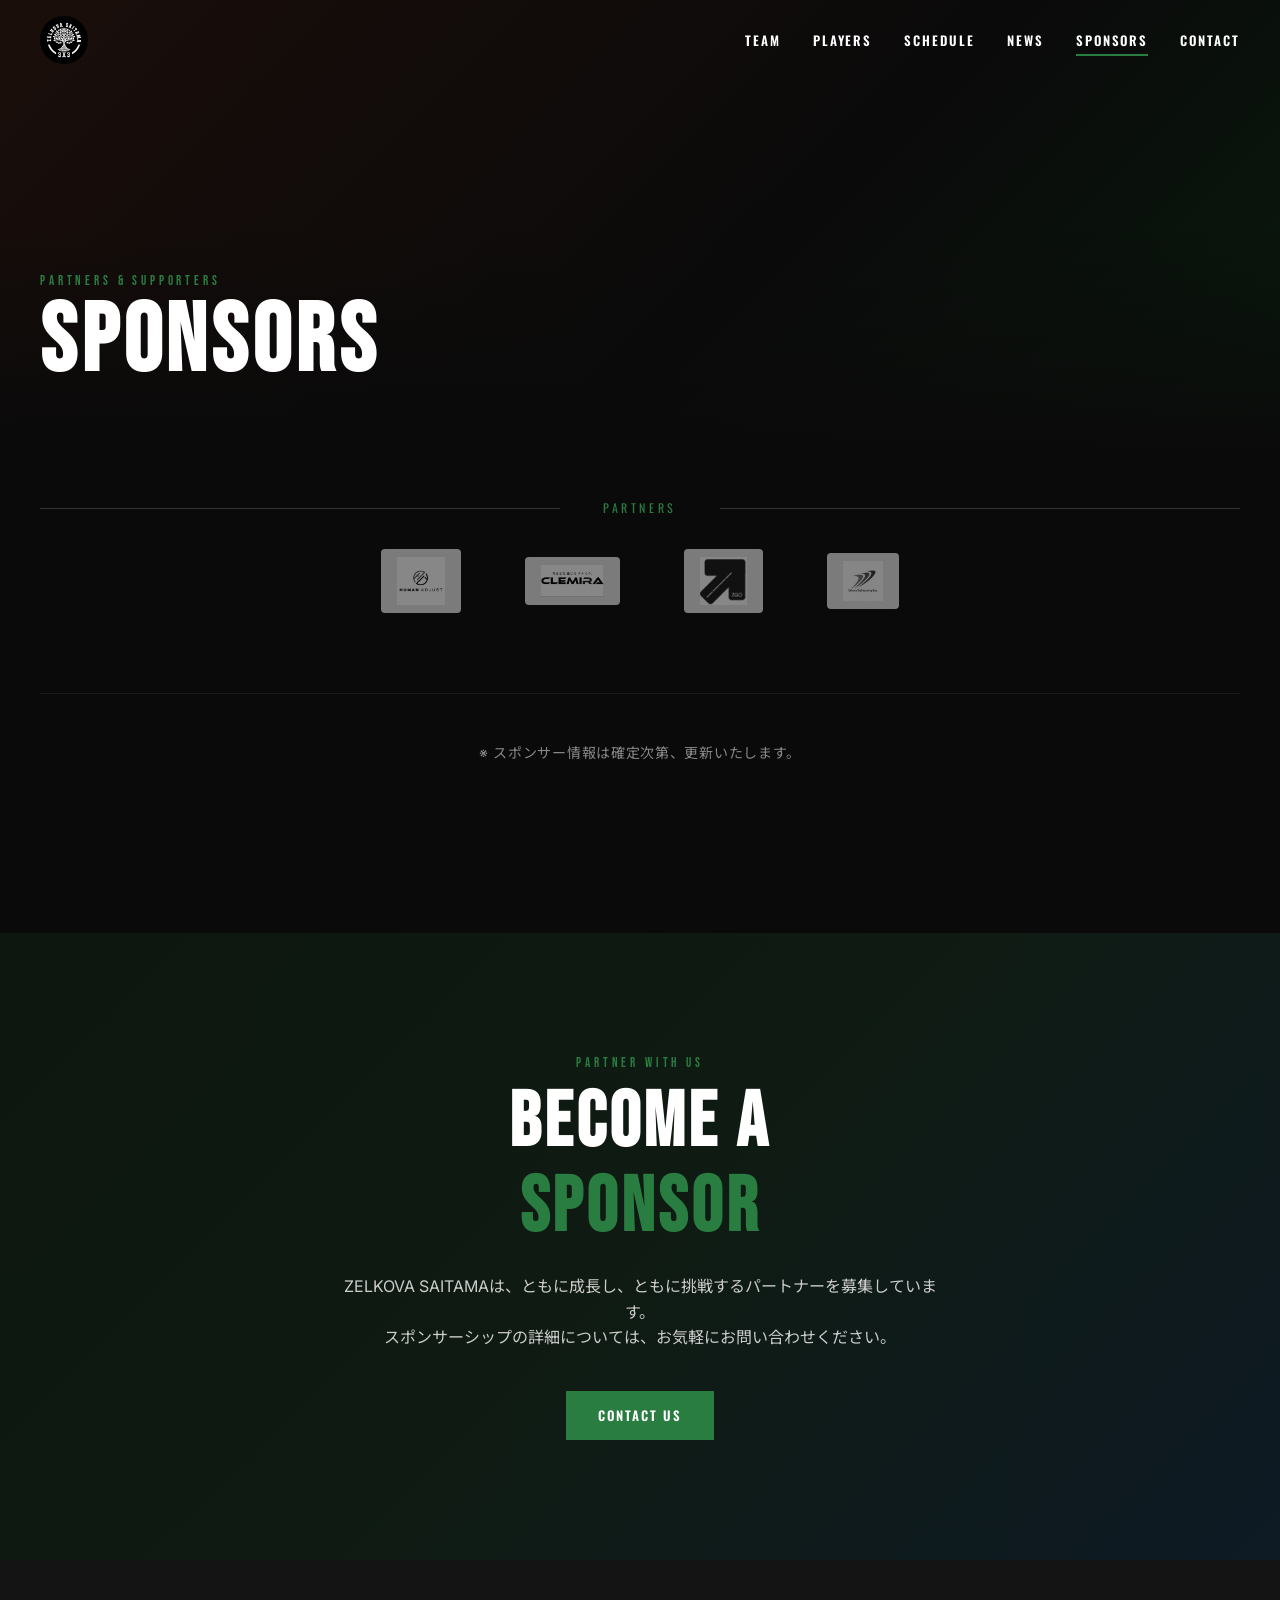
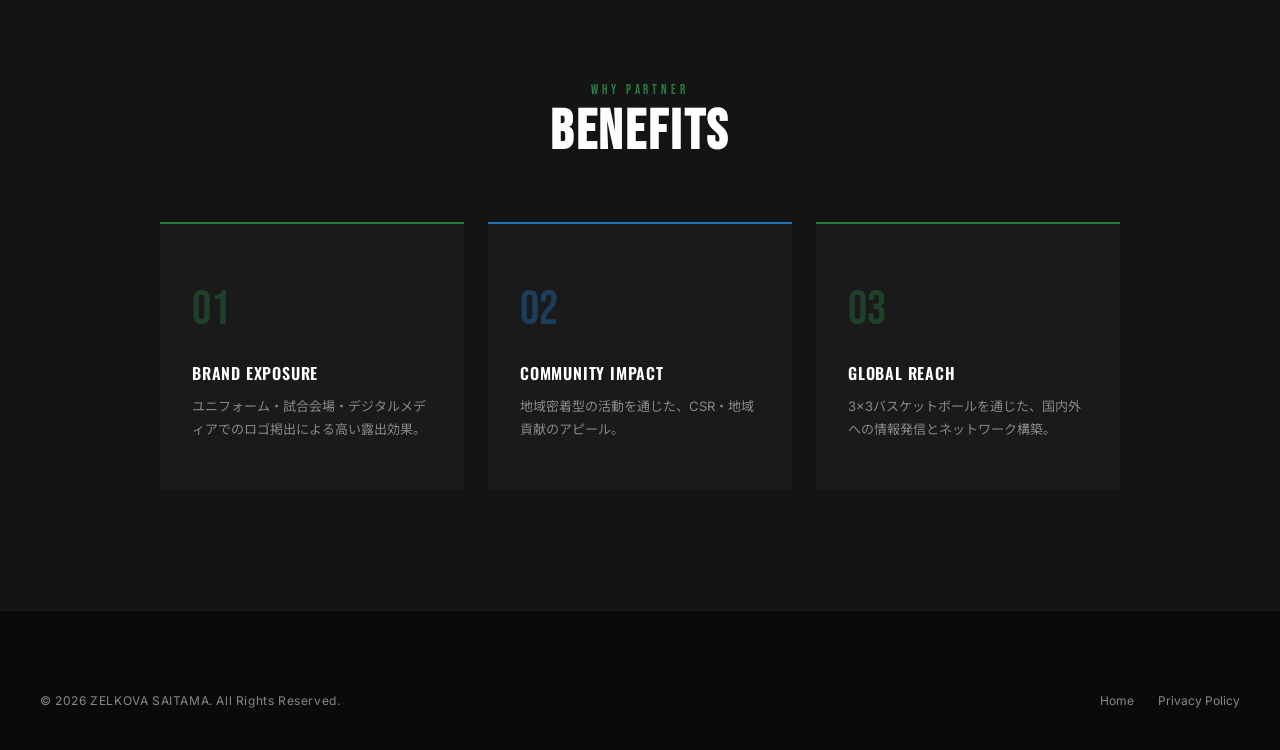
<file: sponsors.html>
<!DOCTYPE html>
<html lang="ja">
<head>
  <meta charset="UTF-8">
  <meta name="viewport" content="width=device-width, initial-scale=1.0">
  <meta name="description" content="ZELKOVA SAITAMA 3x3 - スポンサー・パートナー。">
  <title>Sponsors | ZELKOVA SAITAMA 3x3</title>
  <link rel="preconnect" href="https://fonts.googleapis.com">
  <link rel="preconnect" href="https://fonts.gstatic.com" crossorigin>
  <link href="https://fonts.googleapis.com/css2?family=Bebas+Neue&family=Inter:wght@400;500;600;700&family=Noto+Sans+JP:wght@400;500;600;700&family=Oswald:wght@400;500;600;700&display=swap" rel="stylesheet">
  <link rel="stylesheet" href="css/style.css">
</head>
<body>

  <header class="header is-scrolled" id="header">
    <div class="header__inner">
      <a href="index.html">
        <img src="img/logo-white.jpg" alt="ZELKOVA SAITAMA 3x3" style="height:48px;width:48px;object-fit:contain;border-radius:50%;">
      </a>
      <nav class="nav" id="nav">
        <a href="team.html" class="nav__link">Team</a>
        <a href="players.html" class="nav__link">Players</a>
        <a href="schedule.html" class="nav__link">Schedule</a>
        <a href="news.html" class="nav__link">News</a>
        <a href="sponsors.html" class="nav__link is-active">Sponsors</a>
        <a href="contact.html" class="nav__link">Contact</a>
      </nav>
      <div class="hamburger" id="hamburger"><span class="hamburger__line"></span><span class="hamburger__line"></span><span class="hamburger__line"></span></div>
    </div>
  </header>

  <div class="mobile-menu" id="mobileMenu">
    <a href="team.html" class="mobile-menu__link">Team</a>
    <a href="players.html" class="mobile-menu__link">Players</a>
    <a href="schedule.html" class="mobile-menu__link">Schedule</a>
    <a href="news.html" class="mobile-menu__link">News</a>
    <a href="sponsors.html" class="mobile-menu__link">Sponsors</a>
    <a href="contact.html" class="mobile-menu__link">Contact</a>
  </div>

  <div class="page-header">
    <div class="page-header__bg">
      <div style="width:100%;height:100%;background:linear-gradient(135deg, #1A0E0A 0%, #0A0A0A 60%, #0A1A0E 100%);"></div>
    </div>
    <div style="position:absolute;top:0;left:0;width:100%;height:100%;background:linear-gradient(to top, var(--black) 0%, transparent 50%);z-index:1;"></div>
    <div class="page-header__content">
      <span class="section-label">Partners & Supporters</span>
      <h1 class="page-header__title">SPONSORS</h1>
    </div>
  </div>

  <!-- SPONSORS -->
  <section class="section section--dark" style="padding-top:48px;">
    <div class="container">

      <!-- Sponsor tiers -->
      <div class="sponsors-tier reveal" style="margin-bottom:80px;">
        <div class="sponsors-tier__title">Partners</div>
        <div class="sponsors-logos" style="gap:64px;">
          <img src="img/sponsor-humanadjust.jpg" alt="HUMAN ADJUST" style="height:64px;width:auto;">
          <img src="img/sponsor-clemira.jpg" alt="CLEMIRA" style="height:48px;width:auto;">
          <img src="img/sponsor-zgo.jpg" alt="ZGO" style="height:64px;width:auto;">
          <img src="img/sponsor-sakura.png" alt="Sakura Sightseeing Bus" style="height:56px;width:auto;">
        </div>
      </div>

      <!-- Note -->
      <div style="text-align:center;padding:48px 0;border-top:1px solid rgba(255,255,255,0.06);" class="reveal">
        <p style="font-size:0.875rem;color:var(--gray);letter-spacing:0.05em;">
          ※ スポンサー情報は確定次第、更新いたします。
        </p>
      </div>

    </div>
  </section>

  <!-- BECOME A SPONSOR CTA -->
  <section class="cta-banner">
    <div class="cta-banner__bg"></div>
    <div class="container reveal">
      <span class="section-label" style="position:relative;">Partner With Us</span>
      <h2 class="cta-banner__title">BECOME A<br><span class="text-green">SPONSOR</span></h2>
      <p class="cta-banner__text">
        ZELKOVA SAITAMAは、ともに成長し、ともに挑戦するパートナーを募集しています。<br>
        スポンサーシップの詳細については、お気軽にお問い合わせください。
      </p>
      <a href="contact.html" class="btn btn--primary">Contact Us</a>
    </div>
  </section>

  <!-- SPONSORSHIP BENEFITS -->
  <section class="section section--darker">
    <div class="container">
      <div class="section__header section__header--center reveal">
        <span class="section-label">Why Partner</span>
        <h2 class="section-title" style="font-size:clamp(2rem,5vw,3.5rem);">BENEFITS</h2>
      </div>

      <div style="display:grid;grid-template-columns:repeat(3,1fr);gap:24px;max-width:960px;margin:0 auto;" class="reveal">
        <div style="background:var(--black-card);padding:48px 32px;border-top:2px solid var(--green);">
          <div style="font-family:var(--font-accent);font-size:3rem;color:var(--green);opacity:0.4;margin-bottom:16px;">01</div>
          <h3 style="font-family:var(--font-display);font-size:1rem;font-weight:600;letter-spacing:0.05em;margin-bottom:12px;text-transform:uppercase;">Brand Exposure</h3>
          <p style="font-size:0.8125rem;color:var(--gray);line-height:1.8;">ユニフォーム・試合会場・デジタルメディアでのロゴ掲出による高い露出効果。</p>
        </div>

        <div style="background:var(--black-card);padding:48px 32px;border-top:2px solid var(--blue);">
          <div style="font-family:var(--font-accent);font-size:3rem;color:var(--blue);opacity:0.4;margin-bottom:16px;">02</div>
          <h3 style="font-family:var(--font-display);font-size:1rem;font-weight:600;letter-spacing:0.05em;margin-bottom:12px;text-transform:uppercase;">Community Impact</h3>
          <p style="font-size:0.8125rem;color:var(--gray);line-height:1.8;">地域密着型の活動を通じた、CSR・地域貢献のアピール。</p>
        </div>

        <div style="background:var(--black-card);padding:48px 32px;border-top:2px solid var(--green);">
          <div style="font-family:var(--font-accent);font-size:3rem;color:var(--green);opacity:0.4;margin-bottom:16px;">03</div>
          <h3 style="font-family:var(--font-display);font-size:1rem;font-weight:600;letter-spacing:0.05em;margin-bottom:12px;text-transform:uppercase;">Global Reach</h3>
          <p style="font-size:0.8125rem;color:var(--gray);line-height:1.8;">3x3バスケットボールを通じた、国内外への情報発信とネットワーク構築。</p>
        </div>
      </div>
    </div>
  </section>

  <footer class="footer">
    <div class="container">
      <div class="footer__bottom" style="border-top:none;padding-top:0;">
        <span class="footer__copy">&copy; 2026 ZELKOVA SAITAMA. All Rights Reserved.</span>
        <div class="footer__legal"><a href="index.html">Home</a><a href="#">Privacy Policy</a></div>
      </div>
    </div>
  </footer>

  <script src="js/main.js"></script>

  <style>
    @media (max-width: 768px) {
      [style*="grid-template-columns:repeat(3,1fr)"] {
        grid-template-columns: 1fr !important;
      }
    }
  </style>
</body>
</html>
</file>
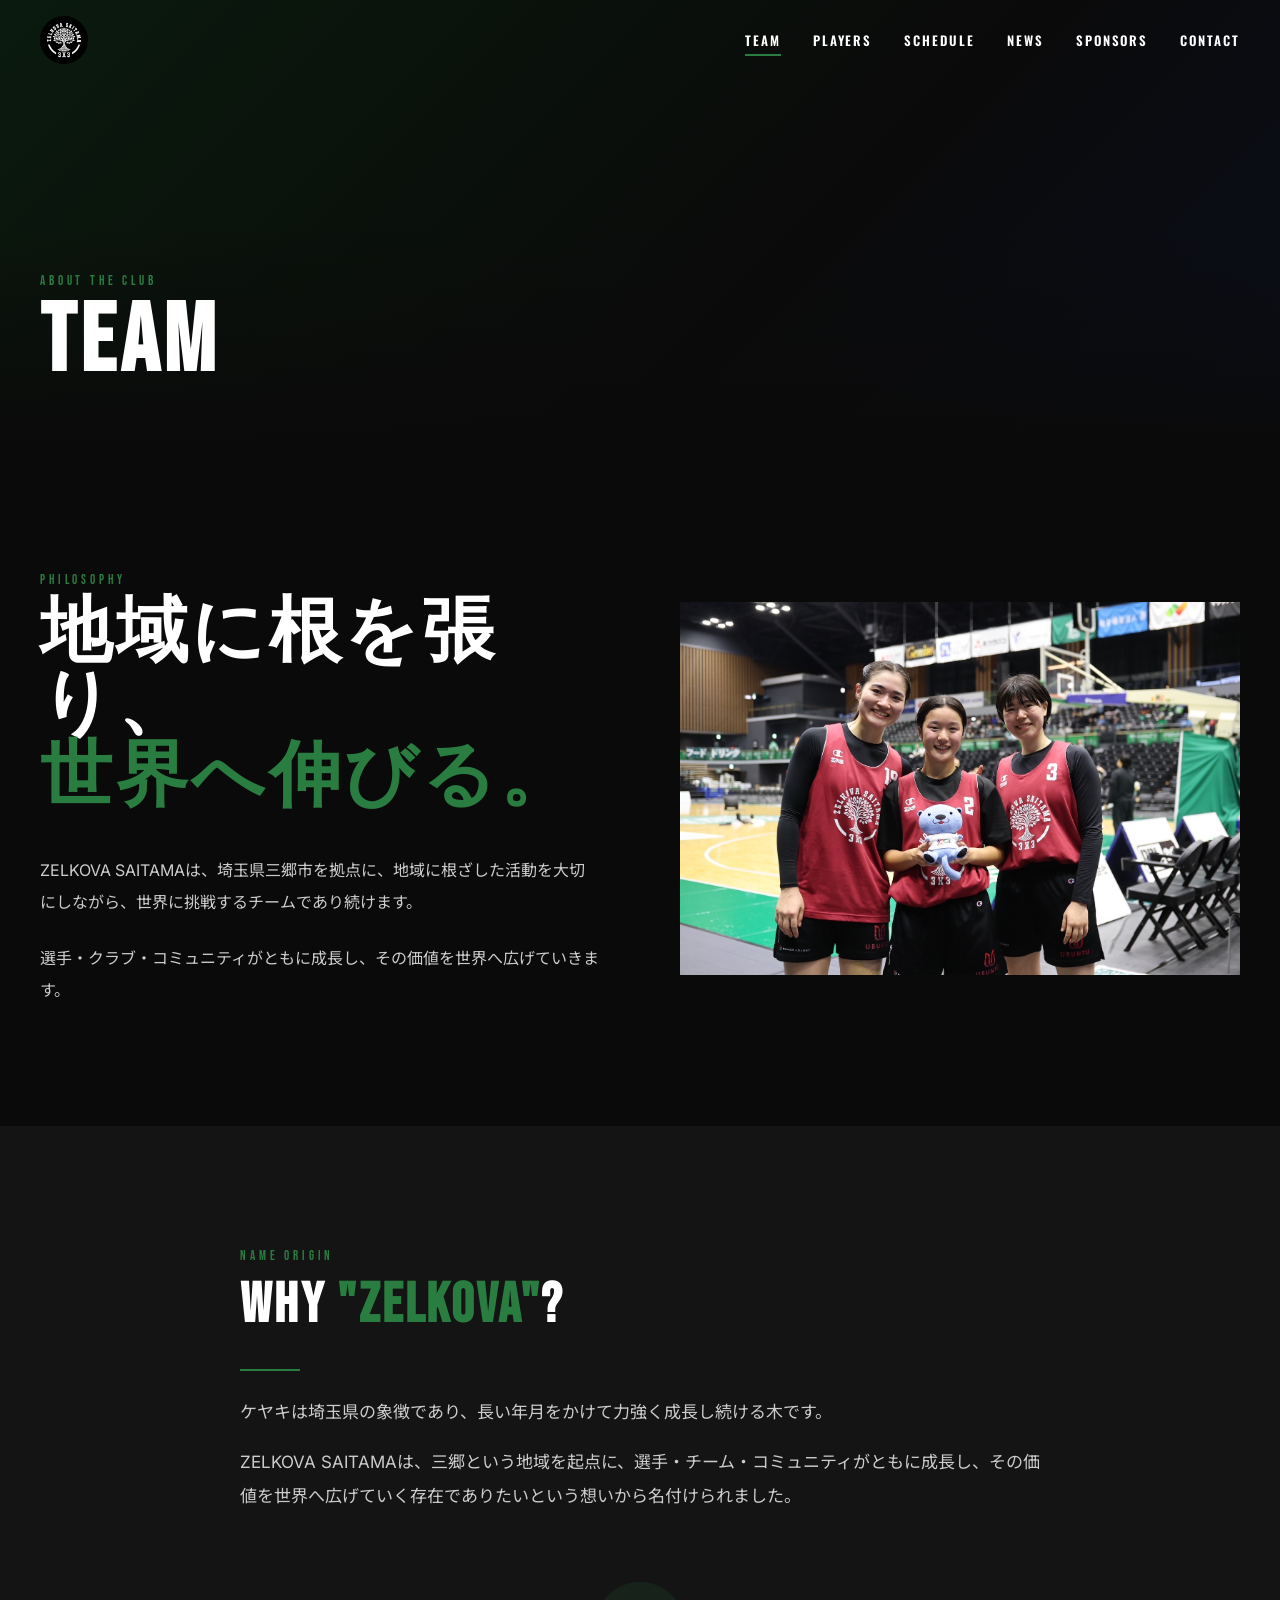
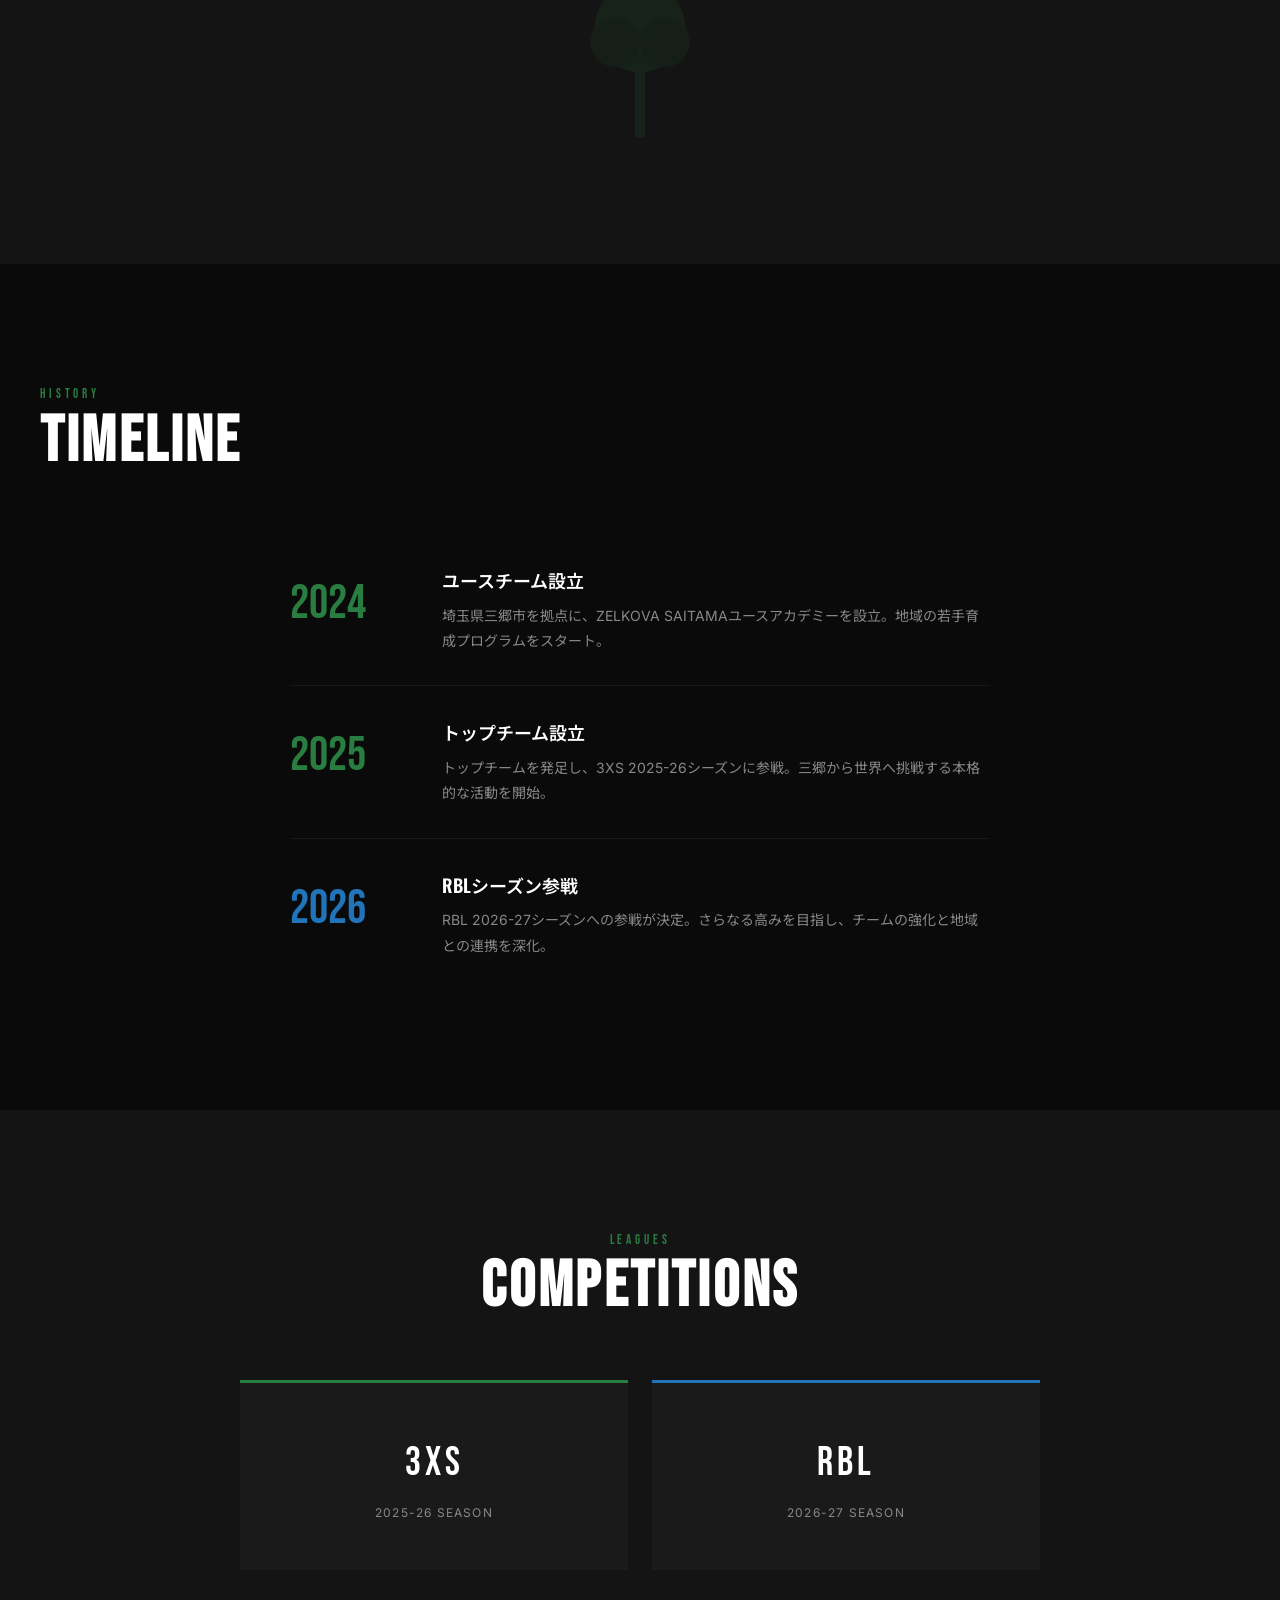
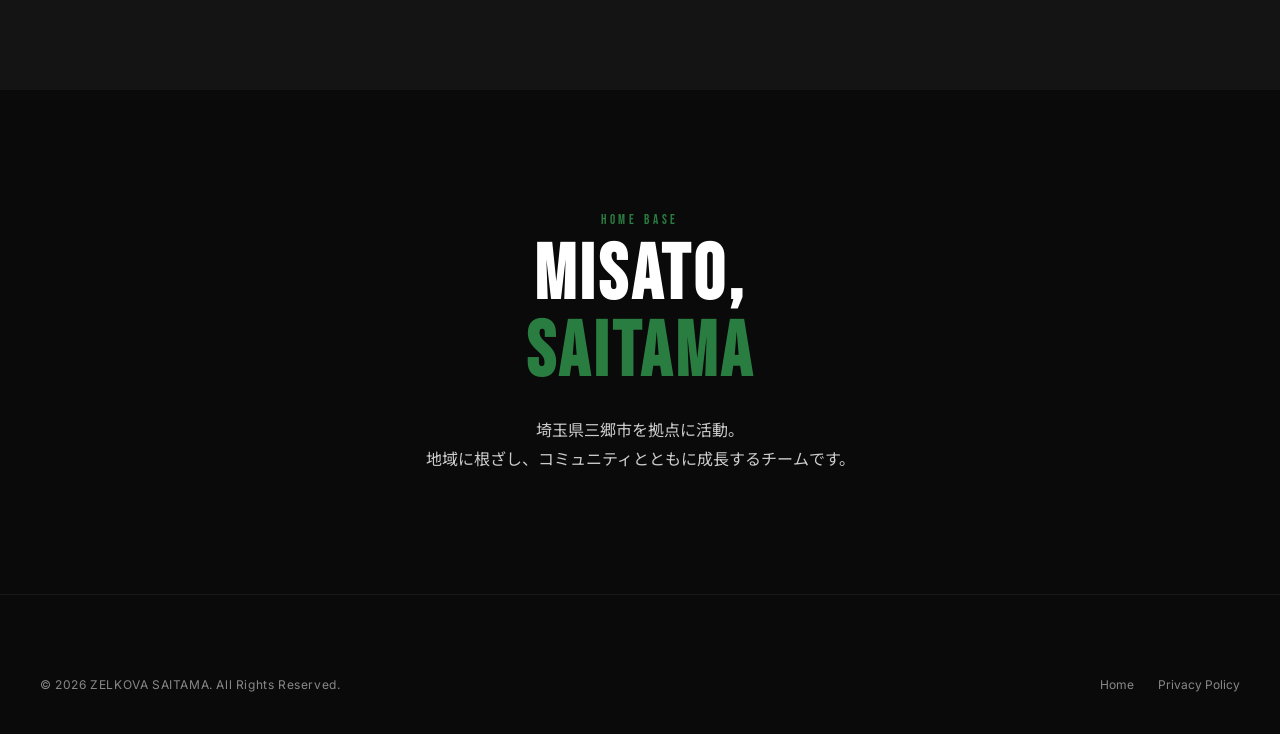
<file: team.html>
<!DOCTYPE html>
<html lang="ja">
<head>
  <meta charset="UTF-8">
  <meta name="viewport" content="width=device-width, initial-scale=1.0">
  <meta name="description" content="ZELKOVA SAITAMA 3x3 - チーム紹介。理念・ビジョン・沿革。">
  <title>Team | ZELKOVA SAITAMA 3x3</title>
  <link rel="preconnect" href="https://fonts.googleapis.com">
  <link rel="preconnect" href="https://fonts.gstatic.com" crossorigin>
  <link href="https://fonts.googleapis.com/css2?family=Bebas+Neue&family=Inter:wght@400;500;600;700&family=Noto+Sans+JP:wght@400;500;600;700&family=Oswald:wght@400;500;600;700&display=swap" rel="stylesheet">
  <link rel="stylesheet" href="css/style.css">
</head>
<body>

  <!-- HEADER -->
  <header class="header is-scrolled" id="header">
    <div class="header__inner">
      <a href="index.html">
        <img src="img/logo-white.jpg" alt="ZELKOVA SAITAMA 3x3" style="height:48px;width:48px;object-fit:contain;border-radius:50%;">
      </a>
      <nav class="nav" id="nav">
        <a href="team.html" class="nav__link is-active">Team</a>
        <a href="players.html" class="nav__link">Players</a>
        <a href="schedule.html" class="nav__link">Schedule</a>
        <a href="news.html" class="nav__link">News</a>
        <a href="sponsors.html" class="nav__link">Sponsors</a>
        <a href="contact.html" class="nav__link">Contact</a>
      </nav>
      <div class="hamburger" id="hamburger">
        <span class="hamburger__line"></span>
        <span class="hamburger__line"></span>
        <span class="hamburger__line"></span>
      </div>
    </div>
  </header>

  <div class="mobile-menu" id="mobileMenu">
    <a href="team.html" class="mobile-menu__link">Team</a>
    <a href="players.html" class="mobile-menu__link">Players</a>
    <a href="schedule.html" class="mobile-menu__link">Schedule</a>
    <a href="news.html" class="mobile-menu__link">News</a>
    <a href="sponsors.html" class="mobile-menu__link">Sponsors</a>
    <a href="contact.html" class="mobile-menu__link">Contact</a>
  </div>

  <!-- PAGE HEADER -->
  <div class="page-header">
    <div class="page-header__bg">
      <div style="width:100%;height:100%;background:linear-gradient(135deg, #0A1A0E 0%, #0A0A0A 60%, #0A0E1A 100%);"></div>
    </div>
    <div style="position:absolute;top:0;left:0;width:100%;height:100%;background:linear-gradient(to top, var(--black) 0%, transparent 50%);z-index:1;"></div>
    <div class="page-header__content">
      <span class="section-label">About the Club</span>
      <h1 class="page-header__title">TEAM</h1>
    </div>
  </div>

  <!-- PHILOSOPHY -->
  <section class="section section--dark">
    <div class="container">
      <div class="about-grid">
        <div class="reveal">
          <span class="section-label">Philosophy</span>
          <h2 style="font-family:var(--font-accent);font-size:clamp(2.5rem,6vw,4.5rem);letter-spacing:0.05em;line-height:1;margin-bottom:40px;">
            地域に根を張り、<br><span class="text-green">世界へ伸びる。</span>
          </h2>
          <div class="about__text">
            <p>ZELKOVA SAITAMAは、埼玉県三郷市を拠点に、地域に根ざした活動を大切にしながら、世界に挑戦するチームであり続けます。</p>
            <p>選手・クラブ・コミュニティがともに成長し、その価値を世界へ広げていきます。</p>
          </div>
        </div>

        <div class="about__image reveal reveal--delay-2">
          <img src="img/team-arena.jpg" alt="ZELKOVA SAITAMA" style="width:100%;">
        </div>
      </div>
    </div>
  </section>

  <!-- NAME ORIGIN -->
  <section class="section section--darker">
    <div class="container">
      <div style="max-width:800px;margin:0 auto;" class="reveal">
        <span class="section-label">Name Origin</span>
        <h2 style="font-family:var(--font-accent);font-size:clamp(2rem,5vw,3.5rem);letter-spacing:0.05em;line-height:1.1;margin-bottom:32px;">
          WHY <span class="text-green">"ZELKOVA"</span>?
        </h2>
        <div class="divider"></div>
        <p style="font-size:1.0625rem;line-height:2;color:var(--gray-light);margin-top:24px;">
          ケヤキは埼玉県の象徴であり、長い年月をかけて力強く成長し続ける木です。
        </p>
        <p style="font-size:1.0625rem;line-height:2;color:var(--gray-light);margin-top:16px;">
          ZELKOVA SAITAMAは、三郷という地域を起点に、選手・チーム・コミュニティがともに成長し、その価値を世界へ広げていく存在でありたいという想いから名付けられました。
        </p>

        <!-- Visual tree icon -->
        <div style="margin-top:64px;text-align:center;">
          <svg width="120" height="160" viewBox="0 0 120 160" fill="none" style="opacity:0.15;">
            <rect x="55" y="80" width="10" height="80" fill="#2A7D41"/>
            <circle cx="60" cy="50" r="45" fill="#2A7D41"/>
            <circle cx="35" cy="65" r="25" fill="#1B5A2D"/>
            <circle cx="85" cy="65" r="25" fill="#1B5A2D"/>
          </svg>
        </div>
      </div>
    </div>
  </section>

  <!-- HISTORY -->
  <section class="section section--dark">
    <div class="container">
      <div class="section__header reveal">
        <span class="section-label">History</span>
        <h2 class="section-title" style="font-size:clamp(2rem,5vw,4rem);">TIMELINE</h2>
      </div>

      <div style="max-width:700px;margin:0 auto;" class="reveal">
        <!-- 2024 -->
        <div style="display:flex;gap:32px;padding:32px 0;border-bottom:1px solid rgba(255,255,255,0.06);">
          <div style="font-family:var(--font-accent);font-size:3rem;color:var(--green);min-width:120px;">2024</div>
          <div>
            <div style="font-family:var(--font-display);font-size:1.125rem;font-weight:600;margin-bottom:8px;">ユースチーム設立</div>
            <p style="font-size:0.875rem;color:var(--gray);line-height:1.8;">埼玉県三郷市を拠点に、ZELKOVA SAITAMAユースアカデミーを設立。地域の若手育成プログラムをスタート。</p>
          </div>
        </div>

        <!-- 2025 -->
        <div style="display:flex;gap:32px;padding:32px 0;border-bottom:1px solid rgba(255,255,255,0.06);">
          <div style="font-family:var(--font-accent);font-size:3rem;color:var(--green);min-width:120px;">2025</div>
          <div>
            <div style="font-family:var(--font-display);font-size:1.125rem;font-weight:600;margin-bottom:8px;">トップチーム設立</div>
            <p style="font-size:0.875rem;color:var(--gray);line-height:1.8;">トップチームを発足し、3XS 2025-26シーズンに参戦。三郷から世界へ挑戦する本格的な活動を開始。</p>
          </div>
        </div>

        <!-- Leagues -->
        <div style="display:flex;gap:32px;padding:32px 0;">
          <div style="font-family:var(--font-accent);font-size:3rem;color:var(--blue);min-width:120px;">2026</div>
          <div>
            <div style="font-family:var(--font-display);font-size:1.125rem;font-weight:600;margin-bottom:8px;">RBLシーズン参戦</div>
            <p style="font-size:0.875rem;color:var(--gray);line-height:1.8;">RBL 2026-27シーズンへの参戦が決定。さらなる高みを目指し、チームの強化と地域との連携を深化。</p>
          </div>
        </div>
      </div>
    </div>
  </section>

  <!-- LEAGUE INFO -->
  <section class="section section--darker">
    <div class="container">
      <div class="section__header section__header--center reveal">
        <span class="section-label">Leagues</span>
        <h2 class="section-title" style="font-size:clamp(2rem,5vw,4rem);">COMPETITIONS</h2>
      </div>

      <div style="display:grid;grid-template-columns:repeat(2,1fr);gap:24px;max-width:800px;margin:0 auto;" class="reveal">
        <div style="background:var(--black-card);padding:48px 32px;text-align:center;border-top:3px solid var(--green);">
          <div style="font-family:var(--font-accent);font-size:2.5rem;letter-spacing:0.1em;margin-bottom:8px;">3XS</div>
          <div style="font-size:0.75rem;color:var(--gray);letter-spacing:0.1em;">2025-26 SEASON</div>
        </div>
        <div style="background:var(--black-card);padding:48px 32px;text-align:center;border-top:3px solid var(--blue);">
          <div style="font-family:var(--font-accent);font-size:2.5rem;letter-spacing:0.1em;margin-bottom:8px;">RBL</div>
          <div style="font-size:0.75rem;color:var(--gray);letter-spacing:0.1em;">2026-27 SEASON</div>
        </div>
      </div>
    </div>
  </section>

  <!-- HOME BASE -->
  <section class="section section--dark">
    <div class="container">
      <div style="max-width:800px;margin:0 auto;text-align:center;" class="reveal">
        <span class="section-label">Home Base</span>
        <h2 style="font-family:var(--font-accent);font-size:clamp(2.5rem,6vw,5rem);letter-spacing:0.05em;line-height:1;margin-bottom:24px;">
          MISATO,<br><span class="text-green">SAITAMA</span>
        </h2>
        <p style="font-size:1rem;color:var(--gray-light);line-height:1.8;">
          埼玉県三郷市を拠点に活動。<br>地域に根ざし、コミュニティとともに成長するチームです。
        </p>
      </div>
    </div>
  </section>

  <!-- FOOTER -->
  <footer class="footer">
    <div class="container">
      <div class="footer__bottom" style="border-top:none;padding-top:0;">
        <span class="footer__copy">&copy; 2026 ZELKOVA SAITAMA. All Rights Reserved.</span>
        <div class="footer__legal">
          <a href="index.html">Home</a>
          <a href="#">Privacy Policy</a>
        </div>
      </div>
    </div>
  </footer>

  <script src="js/main.js"></script>
</body>
</html>
</file>
<file: css/style.css>
/* ============================================
   ZELKOVA SAITAMA 3x3 - Global Stylesheet
   Design: Cinematic Sports Experience
   ============================================ */

/* --- CSS Custom Properties --- */
:root {
  --green: #2A7D41;
  --green-light: #3CA855;
  --green-dark: #1B5A2D;
  --blue: #2174BA;
  --blue-light: #3A8FD4;
  --black: #0A0A0A;
  --black-soft: #141414;
  --black-card: #1A1A1A;
  --white: #FFFFFF;
  --white-off: #F0F0F0;
  --gray: #888888;
  --gray-dark: #333333;
  --gray-light: #CCCCCC;

  --font-display: 'Oswald', 'Noto Sans JP', sans-serif;
  --font-body: 'Inter', 'Noto Sans JP', sans-serif;
  --font-accent: 'Bebas Neue', 'Oswald', sans-serif;

  --header-height: 80px;
  --section-padding: 120px;
  --container-width: 1280px;
  --transition-base: 0.4s cubic-bezier(0.25, 0.46, 0.45, 0.94);
  --transition-fast: 0.25s ease;
  --transition-slow: 0.8s cubic-bezier(0.16, 1, 0.3, 1);
}

/* --- Reset & Base --- */
*, *::before, *::after {
  margin: 0;
  padding: 0;
  box-sizing: border-box;
}

html {
  font-size: 16px;
  scroll-behavior: smooth;
  -webkit-font-smoothing: antialiased;
  -moz-osx-font-smoothing: grayscale;
}

body {
  font-family: var(--font-body);
  background-color: var(--black);
  color: var(--white);
  overflow-x: hidden;
  line-height: 1.6;
}

a {
  color: inherit;
  text-decoration: none;
  transition: color var(--transition-fast);
}

img {
  max-width: 100%;
  height: auto;
  display: block;
}

ul, ol {
  list-style: none;
}

.container {
  width: 100%;
  max-width: var(--container-width);
  margin: 0 auto;
  padding: 0 40px;
}

/* --- Typography --- */
h1, h2, h3, h4, h5, h6 {
  font-family: var(--font-display);
  font-weight: 700;
  line-height: 1.1;
  text-transform: uppercase;
  letter-spacing: 0.02em;
}

.section-label {
  font-family: var(--font-accent);
  font-size: clamp(0.75rem, 1vw, 0.875rem);
  letter-spacing: 0.3em;
  text-transform: uppercase;
  color: var(--green);
  margin-bottom: 8px;
  display: block;
}

.section-title {
  font-family: var(--font-accent);
  font-size: clamp(3rem, 8vw, 7rem);
  letter-spacing: 0.05em;
  line-height: 0.9;
  color: var(--white);
}

.section-title--stroke {
  -webkit-text-stroke: 1px var(--white);
  color: transparent;
}

/* --- Loading Screen --- */
.loader {
  position: fixed;
  top: 0;
  left: 0;
  width: 100%;
  height: 100%;
  background: var(--black);
  z-index: 9999;
  display: flex;
  flex-direction: column;
  align-items: center;
  justify-content: center;
  transition: opacity 0.6s ease, visibility 0.6s ease;
}

.loader.is-hidden {
  opacity: 0;
  visibility: hidden;
  pointer-events: none;
}

.loader__logo {
  width: 120px;
  height: 120px;
  margin-bottom: 32px;
  animation: pulse 1.5s ease-in-out infinite;
}

.loader__bar {
  width: 200px;
  height: 2px;
  background: var(--gray-dark);
  border-radius: 2px;
  overflow: hidden;
}

.loader__bar-inner {
  width: 0%;
  height: 100%;
  background: var(--green);
  transition: width 0.3s ease;
}

@keyframes pulse {
  0%, 100% { opacity: 0.4; transform: scale(0.95); }
  50% { opacity: 1; transform: scale(1); }
}

/* --- Header / Navigation --- */
.header {
  position: fixed;
  top: 0;
  left: 0;
  width: 100%;
  height: var(--header-height);
  z-index: 1000;
  transition: background var(--transition-base), backdrop-filter var(--transition-base);
}

.header.is-scrolled {
  background: rgba(10, 10, 10, 0.9);
  backdrop-filter: blur(20px);
  -webkit-backdrop-filter: blur(20px);
}

.header__inner {
  display: flex;
  align-items: center;
  justify-content: space-between;
  height: 100%;
  max-width: var(--container-width);
  margin: 0 auto;
  padding: 0 40px;
}

.header__logo {
  height: 48px;
  width: auto;
  transition: transform var(--transition-fast);
}

.header__logo:hover {
  transform: scale(1.05);
}

.nav {
  display: flex;
  align-items: center;
  gap: 32px;
}

.nav__link {
  font-family: var(--font-display);
  font-size: 0.8125rem;
  font-weight: 600;
  letter-spacing: 0.15em;
  text-transform: uppercase;
  color: var(--white);
  position: relative;
  padding: 4px 0;
}

.nav__link::after {
  content: '';
  position: absolute;
  bottom: -2px;
  left: 0;
  width: 0%;
  height: 2px;
  background: var(--green);
  transition: width var(--transition-base);
}

.nav__link:hover::after,
.nav__link.is-active::after {
  width: 100%;
}

.nav__link:hover {
  color: var(--green-light);
}

/* Language Toggle */
.lang-toggle {
  display: flex;
  align-items: center;
  gap: 4px;
  font-family: var(--font-display);
  font-size: 0.75rem;
  letter-spacing: 0.1em;
  border: 1px solid var(--gray-dark);
  border-radius: 4px;
  padding: 4px 8px;
  cursor: pointer;
  transition: border-color var(--transition-fast);
}

.lang-toggle:hover {
  border-color: var(--green);
}

/* Mobile Hamburger */
.hamburger {
  display: none;
  flex-direction: column;
  gap: 6px;
  cursor: pointer;
  z-index: 1001;
  padding: 8px;
}

.hamburger__line {
  width: 28px;
  height: 2px;
  background: var(--white);
  transition: transform var(--transition-base), opacity var(--transition-fast);
  transform-origin: center;
}

.hamburger.is-active .hamburger__line:nth-child(1) {
  transform: translateY(8px) rotate(45deg);
}

.hamburger.is-active .hamburger__line:nth-child(2) {
  opacity: 0;
}

.hamburger.is-active .hamburger__line:nth-child(3) {
  transform: translateY(-8px) rotate(-45deg);
}

/* Mobile Menu */
.mobile-menu {
  position: fixed;
  top: 0;
  left: 0;
  width: 100%;
  height: 100vh;
  background: var(--black);
  z-index: 999;
  display: flex;
  flex-direction: column;
  align-items: center;
  justify-content: center;
  gap: 24px;
  opacity: 0;
  visibility: hidden;
  transition: opacity var(--transition-base), visibility var(--transition-base);
}

.mobile-menu.is-open {
  opacity: 1;
  visibility: visible;
}

.mobile-menu__link {
  font-family: var(--font-accent);
  font-size: 2.5rem;
  letter-spacing: 0.1em;
  text-transform: uppercase;
  color: var(--white);
  transition: color var(--transition-fast);
}

.mobile-menu__link:hover {
  color: var(--green);
}

/* --- Hero Section --- */
.hero {
  position: relative;
  width: 100%;
  height: 100vh;
  min-height: 700px;
  display: flex;
  align-items: flex-end;
  overflow: hidden;
}

.hero__bg {
  position: absolute;
  top: 0;
  left: 0;
  width: 100%;
  height: 100%;
  z-index: 0;
}

.hero__bg img,
.hero__bg video {
  width: 100%;
  height: 100%;
  object-fit: cover;
  object-position: center center;
}

.hero__overlay {
  position: absolute;
  top: 0;
  left: 0;
  width: 100%;
  height: 100%;
  background:
    linear-gradient(
      180deg,
      rgba(10, 10, 10, 0.4) 0%,
      rgba(10, 10, 10, 0.1) 30%,
      rgba(10, 10, 10, 0.5) 60%,
      rgba(10, 10, 10, 1) 100%
    ),
    linear-gradient(
      90deg,
      rgba(10, 10, 10, 0.7) 0%,
      rgba(10, 10, 10, 0.3) 30%,
      transparent 60%
    );
  z-index: 1;
}

.hero__tagline {
  text-shadow: 0 2px 30px rgba(0, 0, 0, 0.6);
}

.hero__sub {
  text-shadow: 0 1px 10px rgba(0, 0, 0, 0.5);
}

.hero__content {
  position: relative;
  z-index: 2;
  width: 100%;
  padding: 0 40px 80px;
  max-width: var(--container-width);
  margin: 0 auto;
}

.hero__tagline {
  font-family: var(--font-accent);
  font-size: clamp(2.5rem, 6vw, 5rem);
  line-height: 0.9;
  letter-spacing: 0.06em;
  text-transform: uppercase;
  color: var(--white);
  margin-bottom: 16px;
}

.hero__tagline span {
  display: block;
}

.hero__tagline .accent {
  color: var(--green);
}

.hero__sub {
  font-family: var(--font-display);
  font-size: clamp(1rem, 2vw, 1.25rem);
  font-weight: 400;
  letter-spacing: 0.2em;
  color: var(--gray-light);
  margin-bottom: 40px;
}

.hero__cta {
  display: inline-flex;
  align-items: center;
  gap: 12px;
  font-family: var(--font-display);
  font-size: 0.875rem;
  font-weight: 600;
  letter-spacing: 0.15em;
  text-transform: uppercase;
  color: var(--white);
  background: var(--green);
  padding: 16px 40px;
  border: none;
  cursor: pointer;
  position: relative;
  overflow: hidden;
  transition: transform var(--transition-fast), box-shadow var(--transition-fast);
}

.hero__cta:hover {
  transform: translateY(-2px);
  box-shadow: 0 8px 32px rgba(42, 125, 65, 0.4);
}

.hero__cta::before {
  content: '';
  position: absolute;
  top: 0;
  left: -100%;
  width: 100%;
  height: 100%;
  background: linear-gradient(90deg, transparent, rgba(255,255,255,0.15), transparent);
  transition: left 0.6s ease;
}

.hero__cta:hover::before {
  left: 100%;
}

/* Hero scroll indicator */
.hero__scroll {
  position: absolute;
  bottom: 32px;
  left: 50%;
  transform: translateX(-50%);
  z-index: 2;
  display: flex;
  flex-direction: column;
  align-items: center;
  gap: 8px;
  animation: float 2s ease-in-out infinite;
}

.hero__scroll-text {
  font-family: var(--font-display);
  font-size: 0.625rem;
  letter-spacing: 0.3em;
  text-transform: uppercase;
  color: var(--gray);
}

.hero__scroll-line {
  width: 1px;
  height: 40px;
  background: linear-gradient(to bottom, var(--green), transparent);
  animation: scrollLine 2s ease-in-out infinite;
}

@keyframes float {
  0%, 100% { transform: translateX(-50%) translateY(0); }
  50% { transform: translateX(-50%) translateY(-8px); }
}

@keyframes scrollLine {
  0% { opacity: 0; transform: scaleY(0); transform-origin: top; }
  50% { opacity: 1; transform: scaleY(1); transform-origin: top; }
  100% { opacity: 0; transform: scaleY(1); transform-origin: bottom; }
}

/* --- Section Common --- */
.section {
  padding: var(--section-padding) 0;
  position: relative;
}

.section--dark {
  background: var(--black);
}

.section--darker {
  background: var(--black-soft);
}

.section__header {
  margin-bottom: 64px;
}

.section__header--center {
  text-align: center;
}

/* --- News / Latest Section --- */
.news-grid {
  display: grid;
  grid-template-columns: repeat(3, 1fr);
  gap: 24px;
}

.news-card {
  background: var(--black-card);
  border: 1px solid rgba(255,255,255,0.06);
  overflow: hidden;
  transition: transform var(--transition-base), border-color var(--transition-base);
  cursor: pointer;
}

.news-card:hover {
  transform: translateY(-4px);
  border-color: var(--green);
}

.news-card:first-child {
  grid-column: 1 / -1;
}

.news-card:first-child .news-card__inner {
  display: grid;
  grid-template-columns: 1fr 1fr;
}

.news-card__img {
  aspect-ratio: 16 / 10;
  overflow: hidden;
  position: relative;
}

.news-card:first-child .news-card__img {
  aspect-ratio: auto;
  height: 100%;
}

.news-card__img img {
  width: 100%;
  height: 100%;
  object-fit: cover;
  transition: transform var(--transition-slow);
}

.news-card:hover .news-card__img img {
  transform: scale(1.05);
}

.news-card__body {
  padding: 24px;
}

.news-card:first-child .news-card__body {
  display: flex;
  flex-direction: column;
  justify-content: center;
  padding: 48px;
}

.news-card__tag {
  display: inline-block;
  font-family: var(--font-display);
  font-size: 0.6875rem;
  font-weight: 600;
  letter-spacing: 0.15em;
  text-transform: uppercase;
  color: var(--green);
  border: 1px solid var(--green);
  padding: 4px 12px;
  margin-bottom: 12px;
}

.news-card__date {
  font-size: 0.75rem;
  color: var(--gray);
  margin-bottom: 8px;
  font-family: var(--font-display);
  letter-spacing: 0.05em;
}

.news-card__title {
  font-family: var(--font-display);
  font-size: 1rem;
  font-weight: 600;
  line-height: 1.4;
  color: var(--white);
  text-transform: none;
}

.news-card:first-child .news-card__title {
  font-size: 1.5rem;
}

/* --- Players Section --- */
.players-scroll {
  display: flex;
  overflow-x: auto;
  gap: 2px;
  scroll-snap-type: x mandatory;
  -webkit-overflow-scrolling: touch;
  scrollbar-width: none;
}

.players-scroll::-webkit-scrollbar {
  display: none;
}

.players-scroll .player-card {
  min-width: 25%;
  max-width: 25%;
  flex-shrink: 0;
  scroll-snap-align: start;
}

@media (max-width: 1024px) {
  .players-scroll .player-card { min-width: 40%; max-width: 40%; }
}

@media (max-width: 640px) {
  .players-scroll .player-card { min-width: 75%; max-width: 75%; }
}

.players-showcase {
  display: grid;
  grid-template-columns: repeat(3, 1fr);
  gap: 2px;
}

.player-card {
  position: relative;
  aspect-ratio: 3 / 4;
  overflow: hidden;
  cursor: pointer;
  background: var(--black-card);
}

.player-card__img {
  width: 100%;
  height: 100%;
  object-fit: cover;
  object-position: center top;
  transition: transform var(--transition-slow), filter var(--transition-base);
  filter: grayscale(30%);
}

.player-card:hover .player-card__img {
  transform: scale(1.08);
  filter: grayscale(0%);
}

.player-card__overlay {
  position: absolute;
  bottom: 0;
  left: 0;
  width: 100%;
  padding: 32px 24px;
  background: linear-gradient(to top, rgba(10, 10, 10, 0.95) 0%, transparent 100%);
  transition: padding-bottom var(--transition-base);
}

.player-card:hover .player-card__overlay {
  padding-bottom: 40px;
}

.player-card__number {
  font-family: var(--font-accent);
  font-size: clamp(3rem, 5vw, 5rem);
  line-height: 1;
  color: var(--green);
  opacity: 0.6;
  position: absolute;
  top: 16px;
  right: 16px;
}

.player-card__name {
  font-family: var(--font-display);
  font-size: 1.25rem;
  font-weight: 700;
  letter-spacing: 0.05em;
  text-transform: uppercase;
  margin-bottom: 4px;
}

.player-card__name-jp {
  font-family: var(--font-body);
  font-size: 0.8125rem;
  color: var(--gray-light);
  font-weight: 400;
  letter-spacing: 0.1em;
}

.player-card__position {
  font-family: var(--font-display);
  font-size: 0.6875rem;
  letter-spacing: 0.2em;
  text-transform: uppercase;
  color: var(--green);
  margin-top: 8px;
}

.player-card__details {
  display: flex;
  gap: 16px;
  margin-top: 12px;
  opacity: 0;
  transform: translateY(8px);
  transition: opacity var(--transition-base), transform var(--transition-base);
}

.player-card:hover .player-card__details {
  opacity: 1;
  transform: translateY(0);
}

.player-card__stat {
  font-family: var(--font-display);
  font-size: 0.75rem;
  color: var(--gray);
  letter-spacing: 0.05em;
}

.player-card__stat span {
  color: var(--white);
  font-weight: 600;
}

/* --- Team / About Section --- */
.about-grid {
  display: grid;
  grid-template-columns: 1fr 1fr;
  gap: 80px;
  align-items: center;
}

.about__text {
  font-size: 1rem;
  line-height: 2;
  color: var(--gray-light);
}

.about__text p + p {
  margin-top: 24px;
}

.about__image {
  position: relative;
  overflow: hidden;
}

.about__image img {
  width: 100%;
  height: auto;
}

.about__image::after {
  content: '';
  position: absolute;
  top: -20px;
  right: -20px;
  width: 100%;
  height: 100%;
  border: 2px solid var(--green);
  z-index: -1;
}

/* Stats Row */
.stats-row {
  display: grid;
  grid-template-columns: repeat(4, 1fr);
  gap: 2px;
  margin-top: 80px;
}

.stat-item {
  background: var(--black-card);
  padding: 48px 32px;
  text-align: center;
  border-top: 2px solid transparent;
  transition: border-color var(--transition-base);
}

.stat-item:hover {
  border-top-color: var(--green);
}

.stat-item__number {
  font-family: var(--font-accent);
  font-size: clamp(2.5rem, 5vw, 4rem);
  color: var(--green);
  line-height: 1;
  margin-bottom: 8px;
}

.stat-item__label {
  font-family: var(--font-display);
  font-size: 0.75rem;
  letter-spacing: 0.2em;
  text-transform: uppercase;
  color: var(--gray);
}

/* --- Staff Section --- */
.staff-grid {
  display: grid;
  grid-template-columns: repeat(4, 1fr);
  gap: 24px;
}

.staff-card {
  text-align: center;
}

.staff-card__img {
  width: 100%;
  aspect-ratio: 1;
  object-fit: cover;
  filter: grayscale(100%);
  transition: filter var(--transition-base);
  margin-bottom: 16px;
}

.staff-card:hover .staff-card__img {
  filter: grayscale(0%);
}

.staff-card__name {
  font-family: var(--font-display);
  font-size: 1rem;
  font-weight: 600;
  margin-bottom: 4px;
}

.staff-card__role {
  font-size: 0.75rem;
  color: var(--gray);
  letter-spacing: 0.1em;
  text-transform: uppercase;
}

/* --- Schedule Section --- */
.schedule-list {
  display: flex;
  flex-direction: column;
  gap: 2px;
}

.schedule-item {
  display: grid;
  grid-template-columns: 120px 1fr 120px 120px;
  align-items: center;
  gap: 24px;
  padding: 24px 32px;
  background: var(--black-card);
  border-left: 3px solid transparent;
  transition: border-color var(--transition-fast), background var(--transition-fast);
}

.schedule-item:hover {
  border-left-color: var(--green);
  background: rgba(42, 125, 65, 0.05);
}

.schedule-item__date {
  font-family: var(--font-accent);
  font-size: 1.5rem;
  line-height: 1.2;
  text-align: center;
}

.schedule-item__date-day {
  display: block;
  font-size: 0.75rem;
  color: var(--gray);
  letter-spacing: 0.1em;
}

.schedule-item__match {
  display: flex;
  align-items: center;
  gap: 16px;
}

.schedule-item__vs {
  font-family: var(--font-accent);
  font-size: 0.875rem;
  color: var(--gray);
  letter-spacing: 0.1em;
}

.schedule-item__team {
  font-family: var(--font-display);
  font-size: 1rem;
  font-weight: 600;
}

.schedule-item__venue {
  font-size: 0.8125rem;
  color: var(--gray);
}

.schedule-item__result {
  font-family: var(--font-accent);
  font-size: 1.75rem;
  text-align: center;
}

.schedule-item__result--win {
  color: var(--green);
}

.schedule-item__result--loss {
  color: #E53E3E;
}

/* --- Sponsor Section --- */
.sponsors-tier {
  margin-bottom: 64px;
}

.sponsors-tier__title {
  font-family: var(--font-display);
  font-size: 0.75rem;
  letter-spacing: 0.3em;
  text-transform: uppercase;
  color: var(--green);
  text-align: center;
  margin-bottom: 32px;
  position: relative;
}

.sponsors-tier__title::before,
.sponsors-tier__title::after {
  content: '';
  position: absolute;
  top: 50%;
  width: calc(50% - 80px);
  height: 1px;
  background: var(--gray-dark);
}

.sponsors-tier__title::before { left: 0; }
.sponsors-tier__title::after { right: 0; }

.sponsors-logos {
  display: flex;
  flex-wrap: wrap;
  justify-content: center;
  align-items: center;
  gap: 48px;
}

.sponsors-logos img {
  height: 48px;
  width: auto;
  filter: grayscale(100%) brightness(0.8) contrast(1.2);
  opacity: 0.6;
  transition: filter var(--transition-base), opacity var(--transition-base);
  background: rgba(255,255,255,0.9);
  padding: 8px 16px;
  border-radius: 4px;
}

.sponsors-logos img:hover {
  filter: grayscale(0%) brightness(1) contrast(1);
  opacity: 1;
  background: rgba(255,255,255,1);
}

/* --- Contact Section --- */
.contact-grid {
  display: grid;
  grid-template-columns: 1fr 1fr;
  gap: 80px;
}

.contact-form {
  display: flex;
  flex-direction: column;
  gap: 24px;
}

.form-group {
  display: flex;
  flex-direction: column;
  gap: 8px;
}

.form-group label {
  font-family: var(--font-display);
  font-size: 0.75rem;
  letter-spacing: 0.15em;
  text-transform: uppercase;
  color: var(--gray);
}

.form-group input,
.form-group select,
.form-group textarea {
  background: var(--black-card);
  border: 1px solid var(--gray-dark);
  color: var(--white);
  font-family: var(--font-body);
  font-size: 1rem;
  padding: 16px;
  transition: border-color var(--transition-fast);
  outline: none;
  -webkit-appearance: none;
}

.form-group input:focus,
.form-group select:focus,
.form-group textarea:focus {
  border-color: var(--green);
}

.form-group textarea {
  min-height: 160px;
  resize: vertical;
}

.form-submit {
  font-family: var(--font-display);
  font-size: 0.875rem;
  font-weight: 600;
  letter-spacing: 0.15em;
  text-transform: uppercase;
  color: var(--white);
  background: var(--green);
  border: none;
  padding: 18px 48px;
  cursor: pointer;
  align-self: flex-start;
  transition: background var(--transition-fast), transform var(--transition-fast);
}

.form-submit:hover {
  background: var(--green-light);
  transform: translateY(-2px);
}

.contact-info {
  display: flex;
  flex-direction: column;
  justify-content: center;
  gap: 40px;
}

.contact-info__item {
  border-left: 2px solid var(--green);
  padding-left: 24px;
}

.contact-info__label {
  font-family: var(--font-display);
  font-size: 0.6875rem;
  letter-spacing: 0.2em;
  text-transform: uppercase;
  color: var(--gray);
  margin-bottom: 8px;
}

.contact-info__value {
  font-size: 1rem;
  color: var(--white);
  line-height: 1.6;
}

/* --- Footer --- */
.footer {
  background: var(--black);
  border-top: 1px solid rgba(255,255,255,0.06);
  padding: 80px 0 40px;
}

.footer__inner {
  display: grid;
  grid-template-columns: 2fr 1fr 1fr 1fr;
  gap: 48px;
  margin-bottom: 64px;
}

.footer__brand {
  display: flex;
  flex-direction: column;
  gap: 16px;
}

.footer__logo {
  height: 56px;
  width: auto;
}

.footer__desc {
  font-size: 0.875rem;
  color: var(--gray);
  line-height: 1.8;
  max-width: 300px;
}

.footer__col-title {
  font-family: var(--font-display);
  font-size: 0.6875rem;
  letter-spacing: 0.2em;
  text-transform: uppercase;
  color: var(--green);
  margin-bottom: 24px;
}

.footer__links {
  display: flex;
  flex-direction: column;
  gap: 12px;
}

.footer__link {
  font-size: 0.875rem;
  color: var(--gray);
  transition: color var(--transition-fast);
}

.footer__link:hover {
  color: var(--white);
}

/* Social icons */
.social-links {
  display: flex;
  gap: 16px;
}

.social-link {
  width: 40px;
  height: 40px;
  display: flex;
  align-items: center;
  justify-content: center;
  border: 1px solid var(--gray-dark);
  transition: border-color var(--transition-fast), background var(--transition-fast);
}

.social-link:hover {
  border-color: var(--green);
  background: rgba(42, 125, 65, 0.1);
}

.social-link svg {
  width: 18px;
  height: 18px;
  fill: var(--white);
}

.footer__bottom {
  display: flex;
  justify-content: space-between;
  align-items: center;
  padding-top: 32px;
  border-top: 1px solid rgba(255,255,255,0.06);
}

.footer__copy {
  font-size: 0.75rem;
  color: var(--gray);
  letter-spacing: 0.05em;
}

.footer__legal {
  display: flex;
  gap: 24px;
}

.footer__legal a {
  font-size: 0.75rem;
  color: var(--gray);
}

.footer__legal a:hover {
  color: var(--white);
}

/* --- CTA Banner --- */
.cta-banner {
  position: relative;
  padding: 120px 0;
  text-align: center;
  overflow: hidden;
}

.cta-banner__bg {
  position: absolute;
  top: 0;
  left: 0;
  width: 100%;
  height: 100%;
  background: linear-gradient(135deg, var(--green-dark) 0%, var(--green) 50%, var(--blue) 100%);
  opacity: 0.15;
}

.cta-banner__title {
  font-family: var(--font-accent);
  font-size: clamp(2.5rem, 6vw, 5rem);
  letter-spacing: 0.05em;
  margin-bottom: 24px;
  position: relative;
}

.cta-banner__text {
  font-size: 1rem;
  color: var(--gray-light);
  max-width: 600px;
  margin: 0 auto 40px;
  position: relative;
}

/* --- Scroll Animations --- */
.reveal {
  opacity: 0;
  transform: translateY(40px);
  transition: opacity 0.8s ease, transform 0.8s cubic-bezier(0.16, 1, 0.3, 1);
}

.reveal.is-visible {
  opacity: 1;
  transform: translateY(0);
}

.reveal--delay-1 { transition-delay: 0.1s; }
.reveal--delay-2 { transition-delay: 0.2s; }
.reveal--delay-3 { transition-delay: 0.3s; }
.reveal--delay-4 { transition-delay: 0.4s; }

/* Marquee / Ticker */
.ticker {
  overflow: hidden;
  white-space: nowrap;
  padding: 24px 0;
  border-top: 1px solid rgba(255,255,255,0.06);
  border-bottom: 1px solid rgba(255,255,255,0.06);
}

.ticker__inner {
  display: inline-flex;
  animation: ticker 30s linear infinite;
}

.ticker__item {
  font-family: var(--font-accent);
  font-size: clamp(1.5rem, 3vw, 2.5rem);
  letter-spacing: 0.1em;
  text-transform: uppercase;
  padding: 0 48px;
  color: rgba(255,255,255,0.1);
}

.ticker__item .dot {
  display: inline-block;
  width: 8px;
  height: 8px;
  background: var(--green);
  border-radius: 50%;
  margin: 0 24px;
  vertical-align: middle;
}

@keyframes ticker {
  0% { transform: translateX(0); }
  100% { transform: translateX(-50%); }
}

/* --- Utility Classes --- */
.text-green { color: var(--green); }
.text-blue { color: var(--blue); }
.text-gray { color: var(--gray); }
.text-center { text-align: center; }
.mb-0 { margin-bottom: 0; }
.mt-auto { margin-top: auto; }

.btn {
  display: inline-flex;
  align-items: center;
  gap: 8px;
  font-family: var(--font-display);
  font-size: 0.8125rem;
  font-weight: 600;
  letter-spacing: 0.15em;
  text-transform: uppercase;
  padding: 14px 32px;
  border: none;
  cursor: pointer;
  transition: all var(--transition-fast);
}

.btn--primary {
  background: var(--green);
  color: var(--white);
}

.btn--primary:hover {
  background: var(--green-light);
  transform: translateY(-2px);
}

.btn--outline {
  background: transparent;
  color: var(--white);
  border: 1px solid var(--white);
}

.btn--outline:hover {
  background: var(--white);
  color: var(--black);
}

.btn--ghost {
  background: transparent;
  color: var(--green);
  padding: 0;
}

.btn--ghost::after {
  content: '\2192';
  transition: transform var(--transition-fast);
}

.btn--ghost:hover::after {
  transform: translateX(4px);
}

/* Divider */
.divider {
  width: 60px;
  height: 2px;
  background: var(--green);
  margin: 24px 0;
}

.divider--center {
  margin: 24px auto;
}

/* --- Page Header (sub pages) --- */
.page-header {
  position: relative;
  height: 50vh;
  min-height: 400px;
  display: flex;
  align-items: flex-end;
  overflow: hidden;
  background: var(--black-soft);
}

.page-header__bg {
  position: absolute;
  top: 0;
  left: 0;
  width: 100%;
  height: 100%;
}

.page-header__bg img {
  width: 100%;
  height: 100%;
  object-fit: cover;
  opacity: 0.3;
}

.page-header__content {
  position: relative;
  z-index: 2;
  padding: 0 40px 64px;
  max-width: var(--container-width);
  margin: 0 auto;
  width: 100%;
}

.page-header__title {
  font-family: var(--font-accent);
  font-size: clamp(3rem, 8vw, 6rem);
  letter-spacing: 0.05em;
  line-height: 0.9;
}

/* --- Responsive --- */
@media (max-width: 1024px) {
  :root {
    --section-padding: 80px;
  }

  .container {
    padding: 0 24px;
  }

  .nav { display: none; }
  .lang-toggle { display: none; }
  .hamburger { display: flex; }

  .hero__content {
    padding: 0 24px 60px;
  }

  .news-grid {
    grid-template-columns: 1fr;
  }

  .news-card:first-child .news-card__inner {
    grid-template-columns: 1fr;
  }

  .players-showcase {
    grid-template-columns: repeat(2, 1fr);
  }

  .about-grid {
    grid-template-columns: 1fr;
    gap: 48px;
  }

  .stats-row {
    grid-template-columns: repeat(2, 1fr);
  }

  .staff-grid {
    grid-template-columns: repeat(2, 1fr);
  }

  .contact-grid {
    grid-template-columns: 1fr;
    gap: 48px;
  }

  .footer__inner {
    grid-template-columns: 1fr 1fr;
    gap: 32px;
  }

  .schedule-item {
    grid-template-columns: 80px 1fr 80px;
  }

  .schedule-item__venue {
    display: none;
  }
}

@media (max-width: 640px) {
  :root {
    --section-padding: 64px;
    --header-height: 64px;
  }

  .header__inner img[alt*="ZELKOVA"] {
    height: 36px !important;
    width: 36px !important;
  }

  .hero {
    min-height: 100svh;
  }

  .hero__content {
    padding-bottom: 60px;
    padding-left: 20px;
    padding-right: 20px;
  }

  .hero__bg img {
    object-position: center center;
  }

  .hero__scroll {
    display: none;
  }

  .hero__tagline {
    font-size: clamp(2.5rem, 12vw, 4rem);
  }

  .hero__cta {
    padding: 14px 32px;
    font-size: 0.75rem;
  }

  .sponsors-logos {
    display: grid !important;
    grid-template-columns: 1fr 1fr;
    gap: 16px !important;
  }

  .sponsors-logos img {
    width: 100% !important;
    height: auto !important;
    max-height: 56px;
    object-fit: contain;
  }

  .section-title {
    font-size: clamp(2rem, 10vw, 4rem);
  }

  .cta-banner__title {
    font-size: clamp(1.75rem, 8vw, 3rem);
  }

  .ticker__item {
    font-size: 1rem;
    padding: 0 24px;
  }

  .players-showcase {
    grid-template-columns: 1fr 1fr;
    gap: 1px;
  }

  .stats-row {
    grid-template-columns: 1fr 1fr;
  }

  .stat-item {
    padding: 32px 16px;
  }

  .staff-grid {
    grid-template-columns: 1fr 1fr;
    gap: 16px;
  }

  .footer__inner {
    grid-template-columns: 1fr;
  }

  .footer__bottom {
    flex-direction: column;
    gap: 16px;
    text-align: center;
  }

  .schedule-item {
    grid-template-columns: 1fr;
    gap: 12px;
    padding: 20px;
  }

  .schedule-item__date {
    text-align: left;
  }
}

/* --- Print --- */
@media print {
  .header, .footer, .hero__scroll, .hamburger, .loader {
    display: none;
  }

  body {
    background: white;
    color: black;
  }
}
</file>
